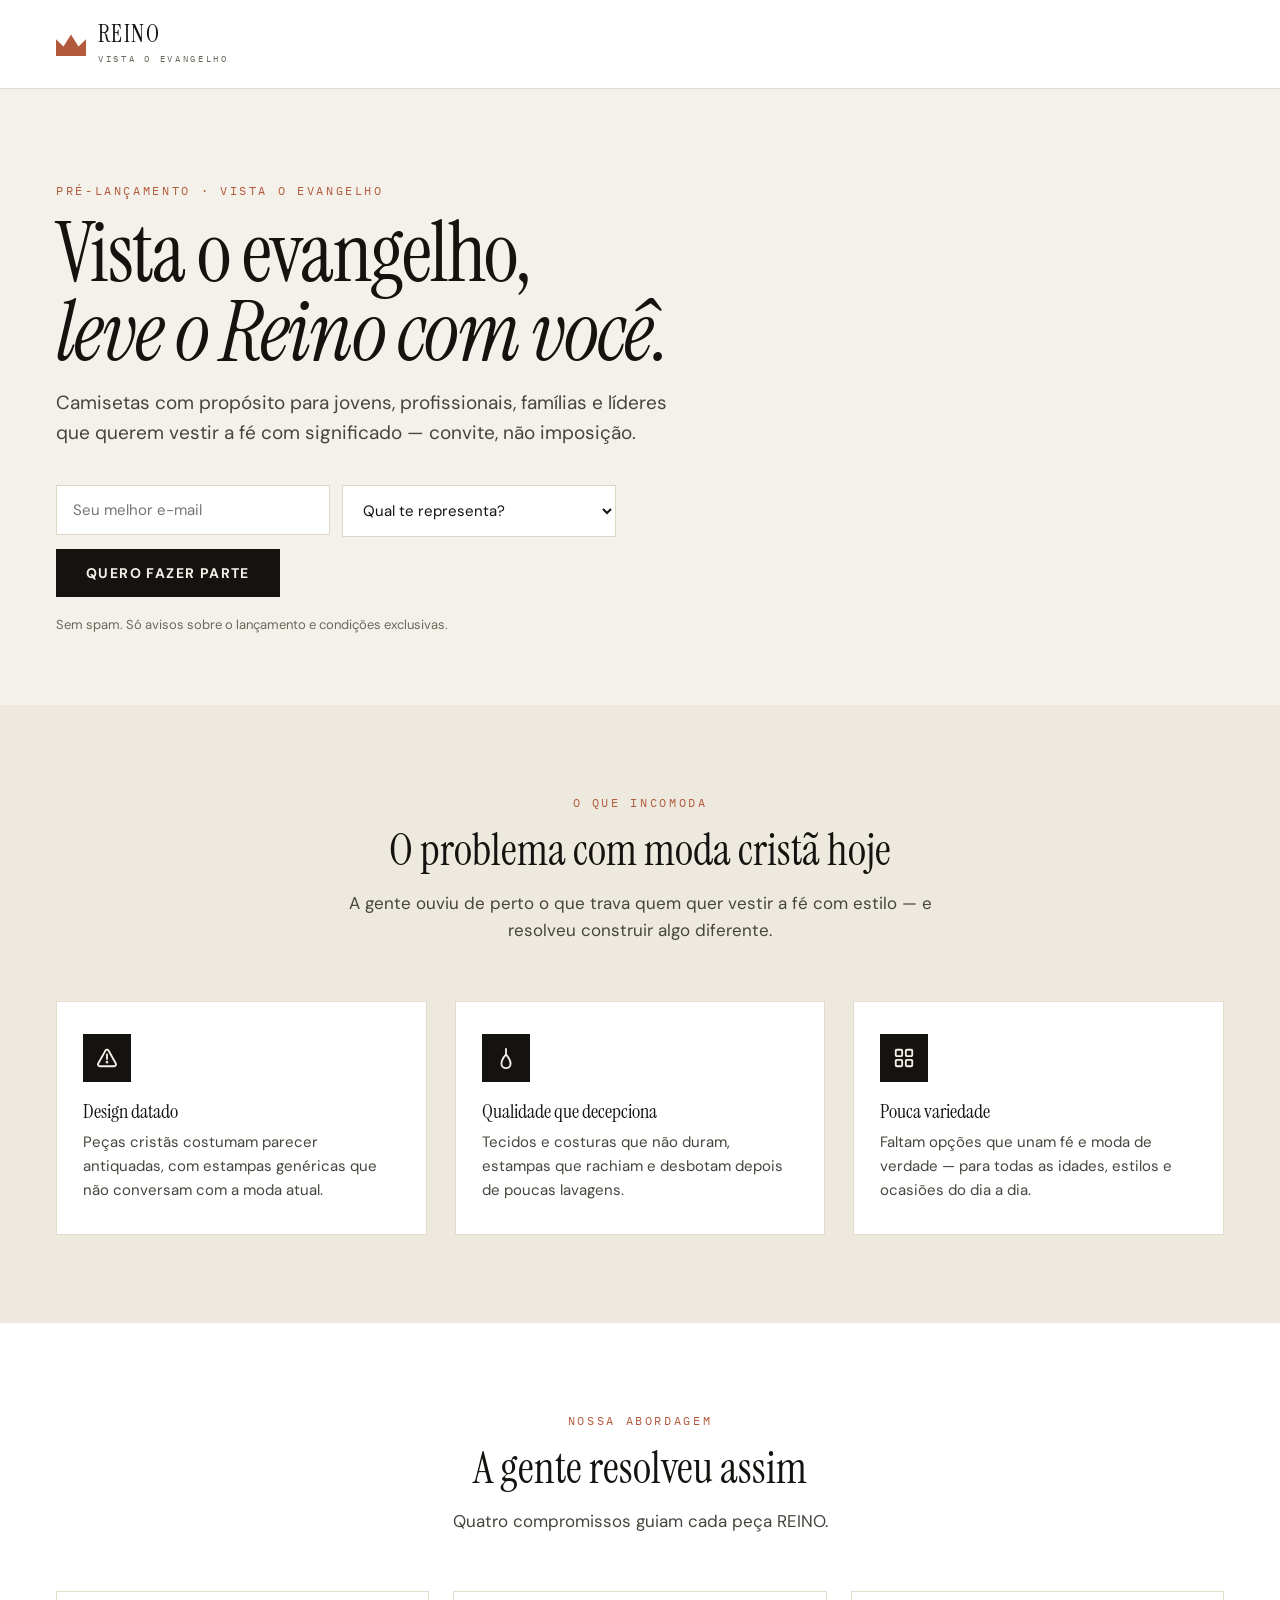
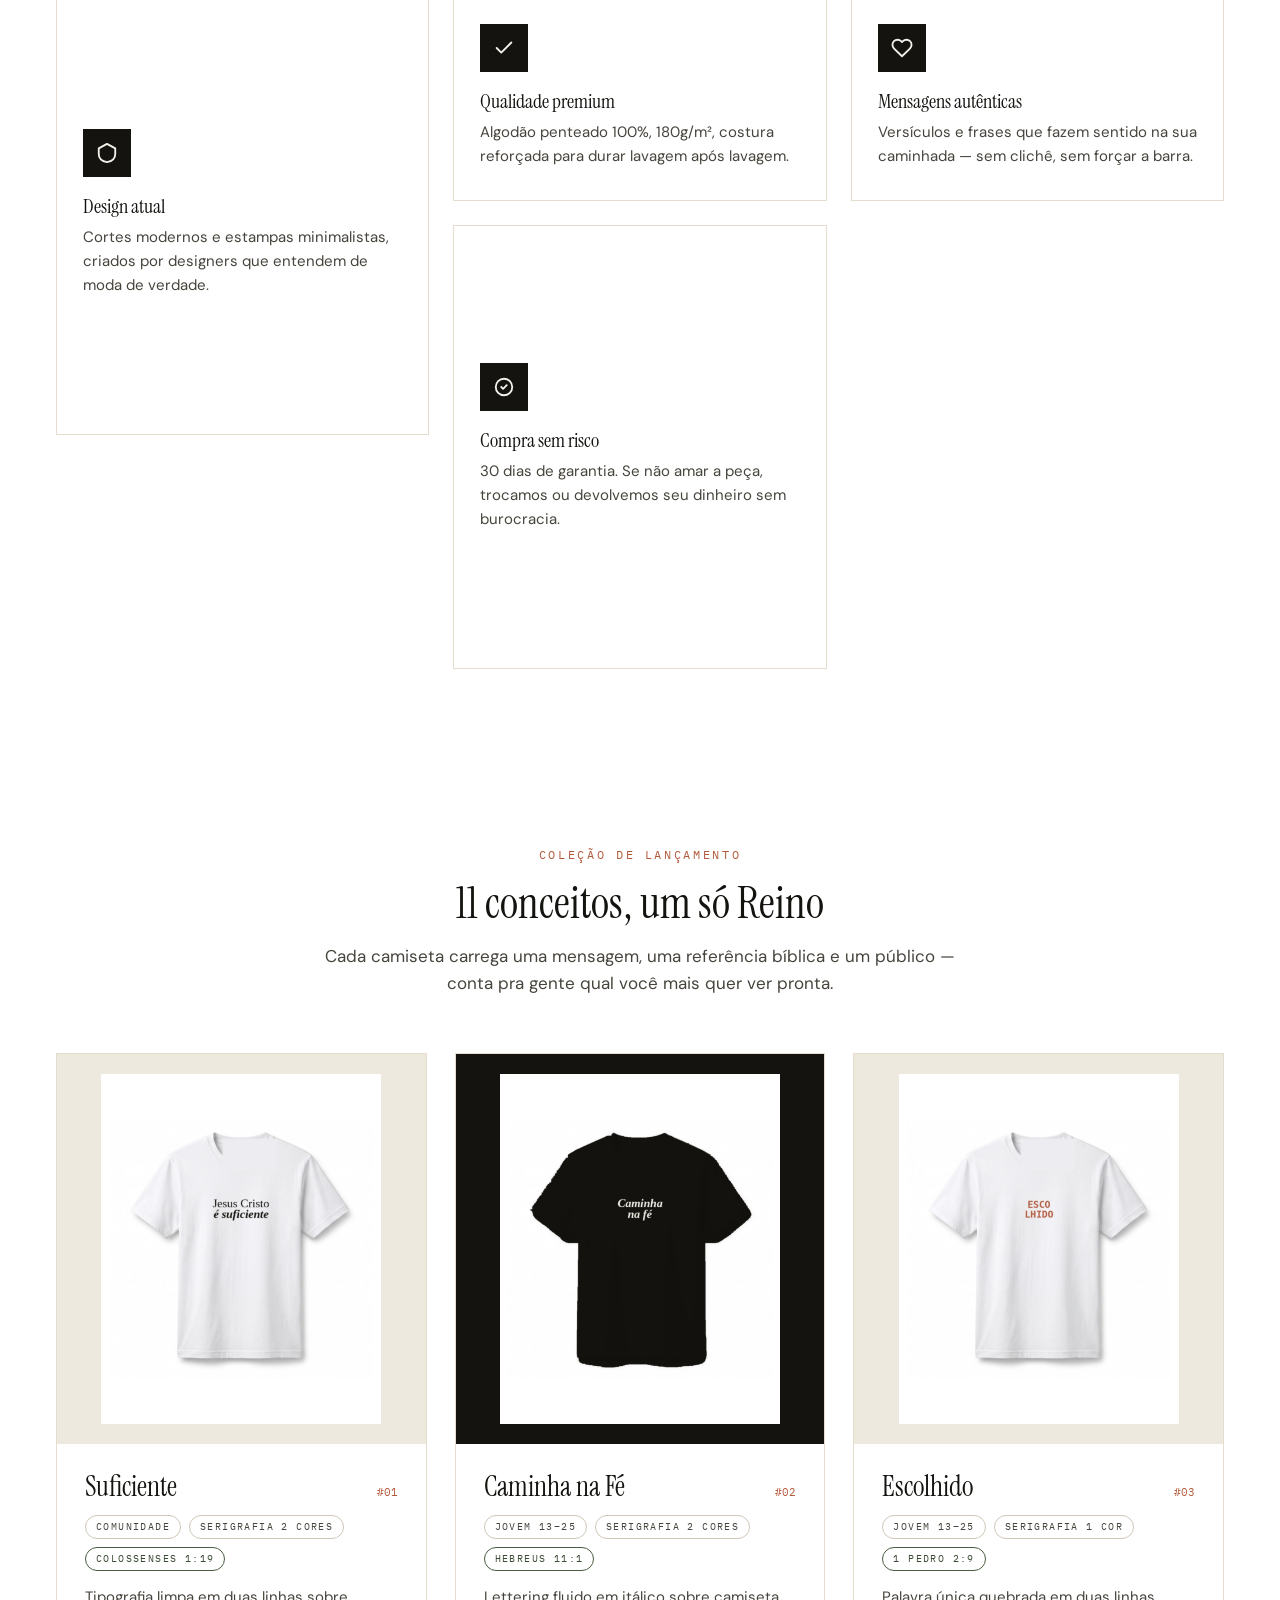
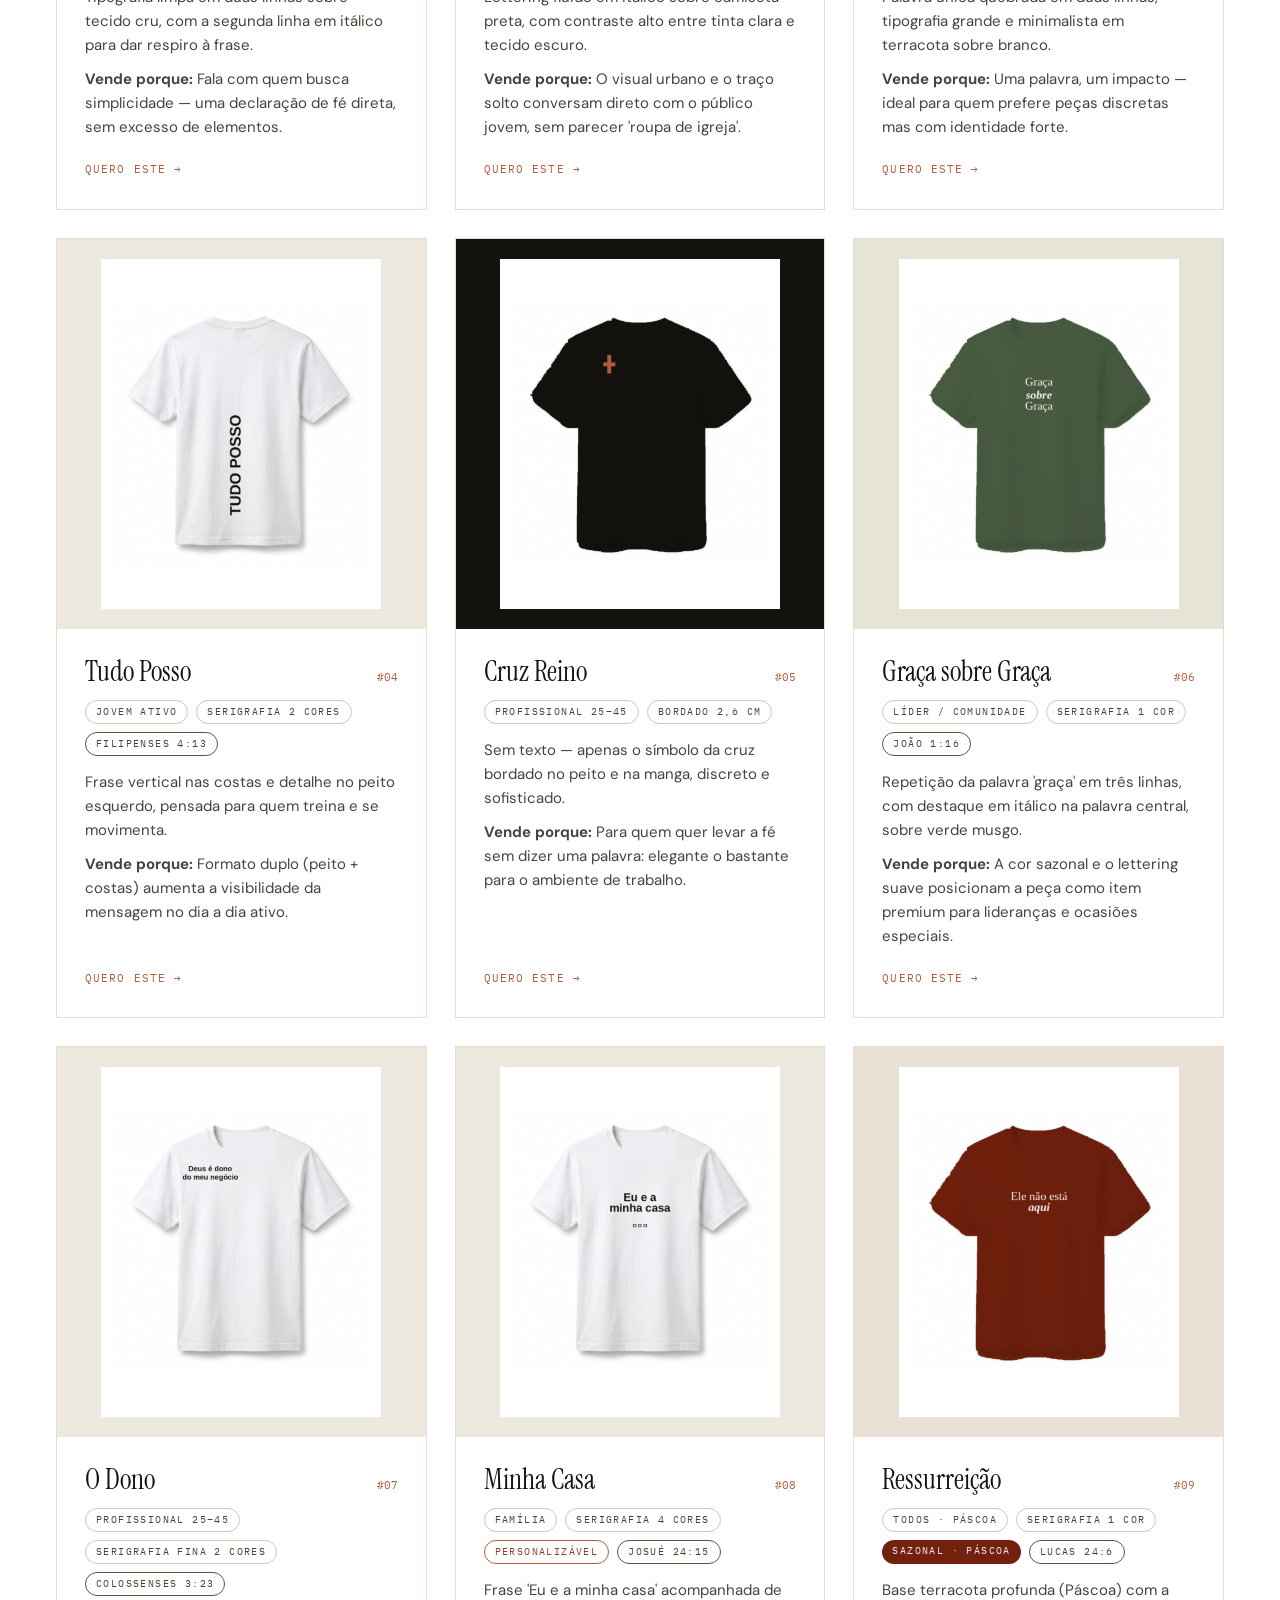
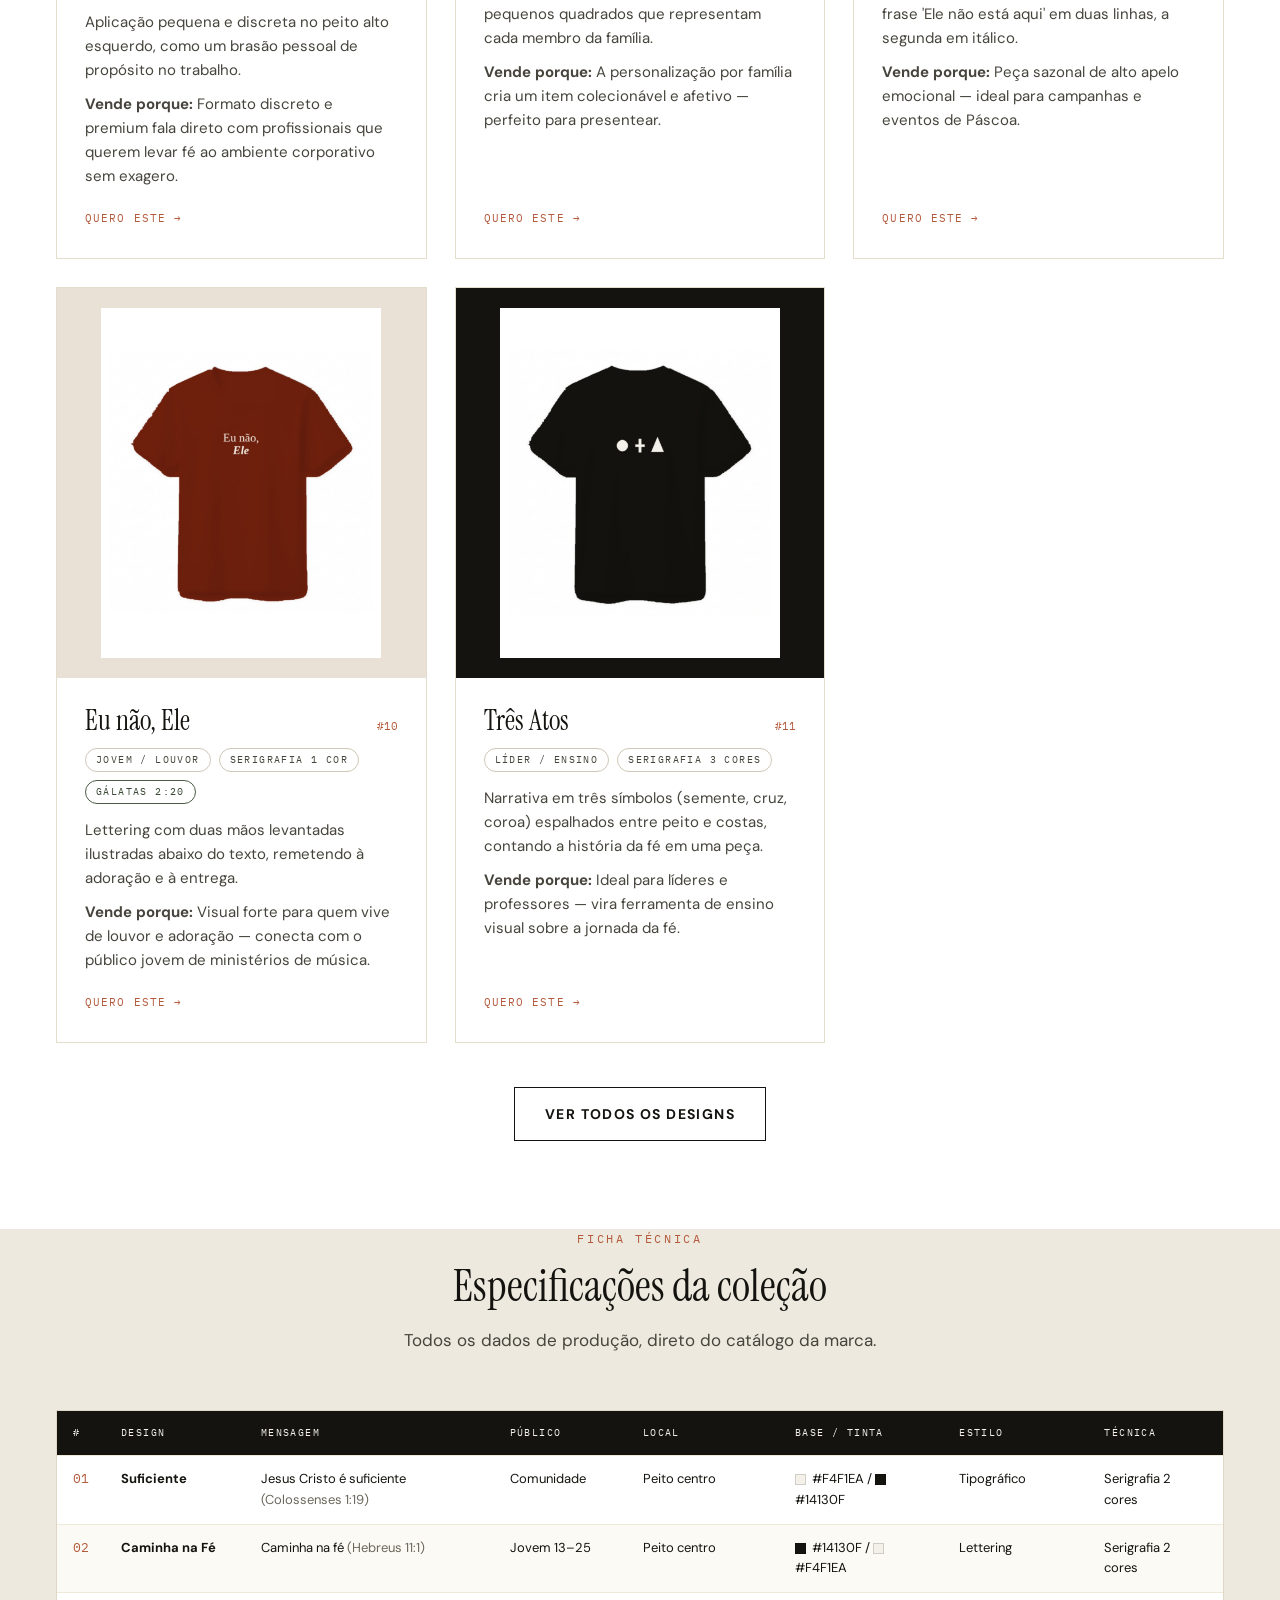
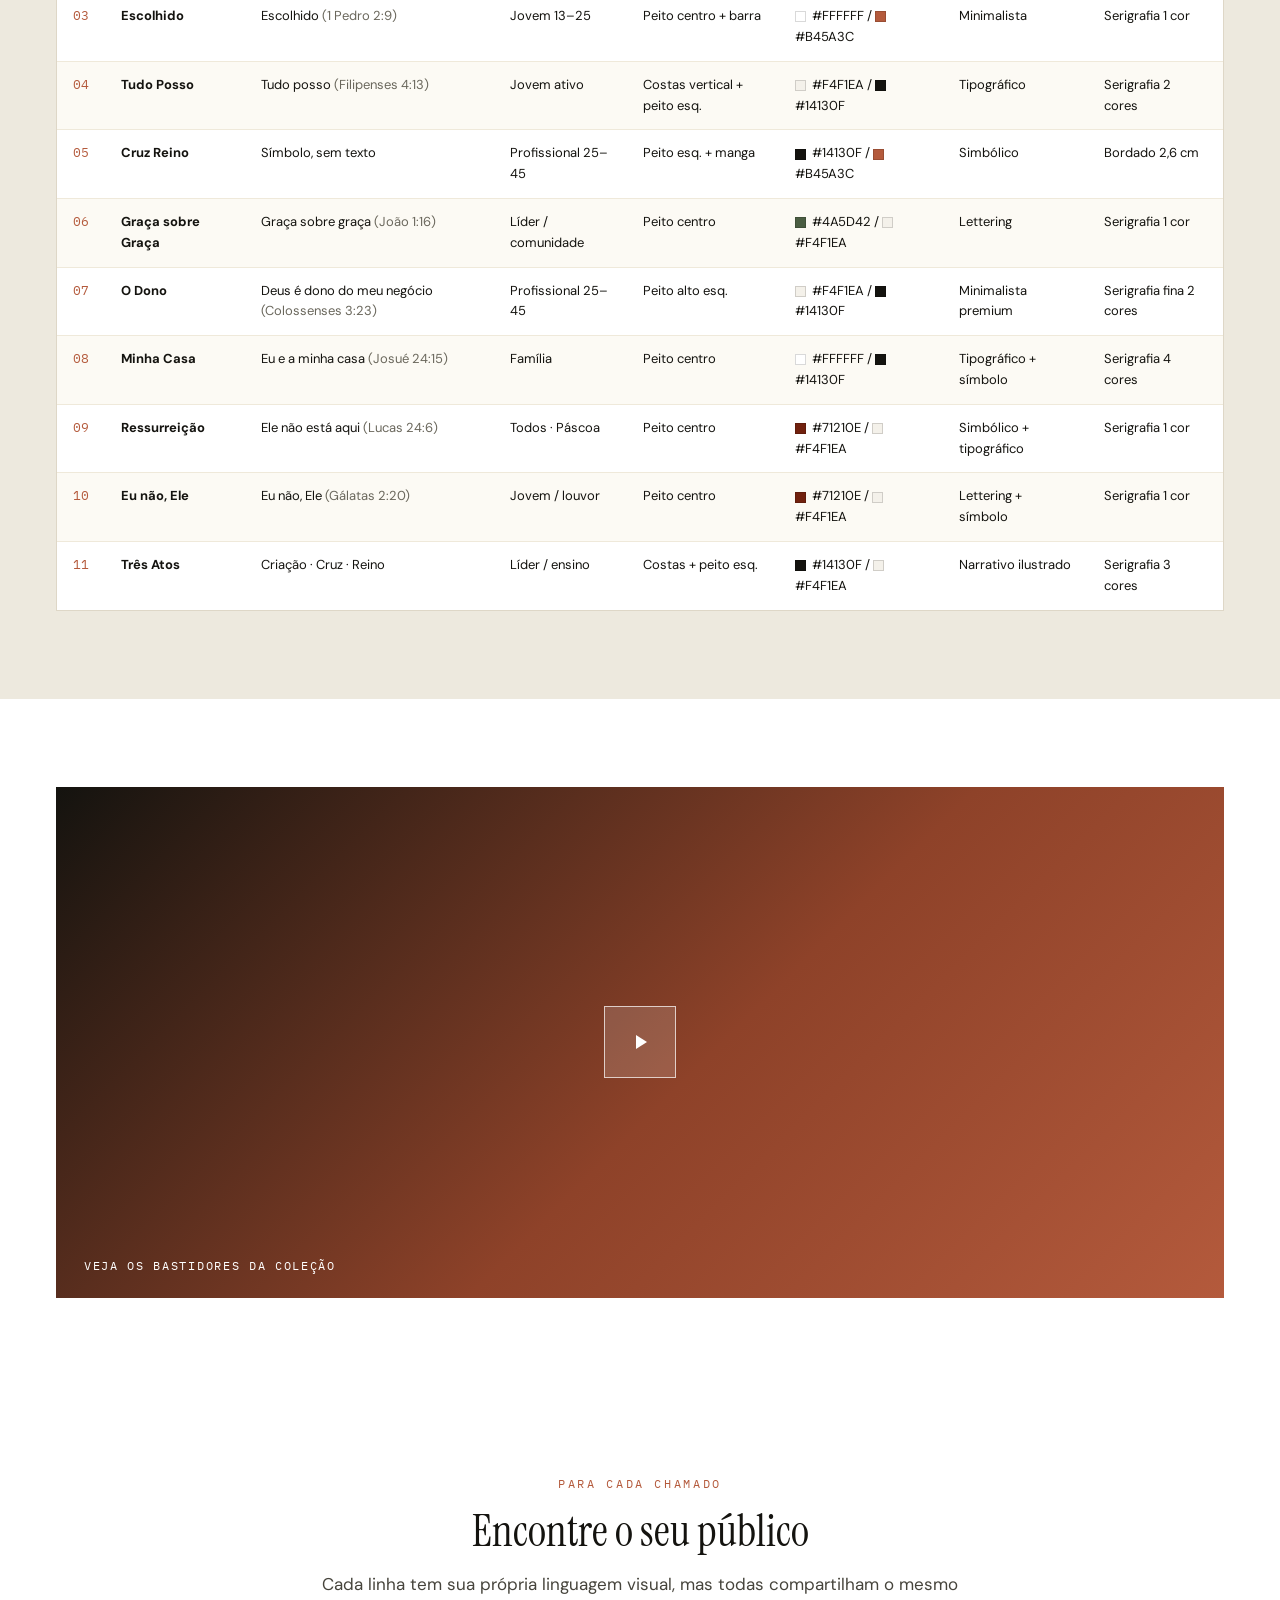
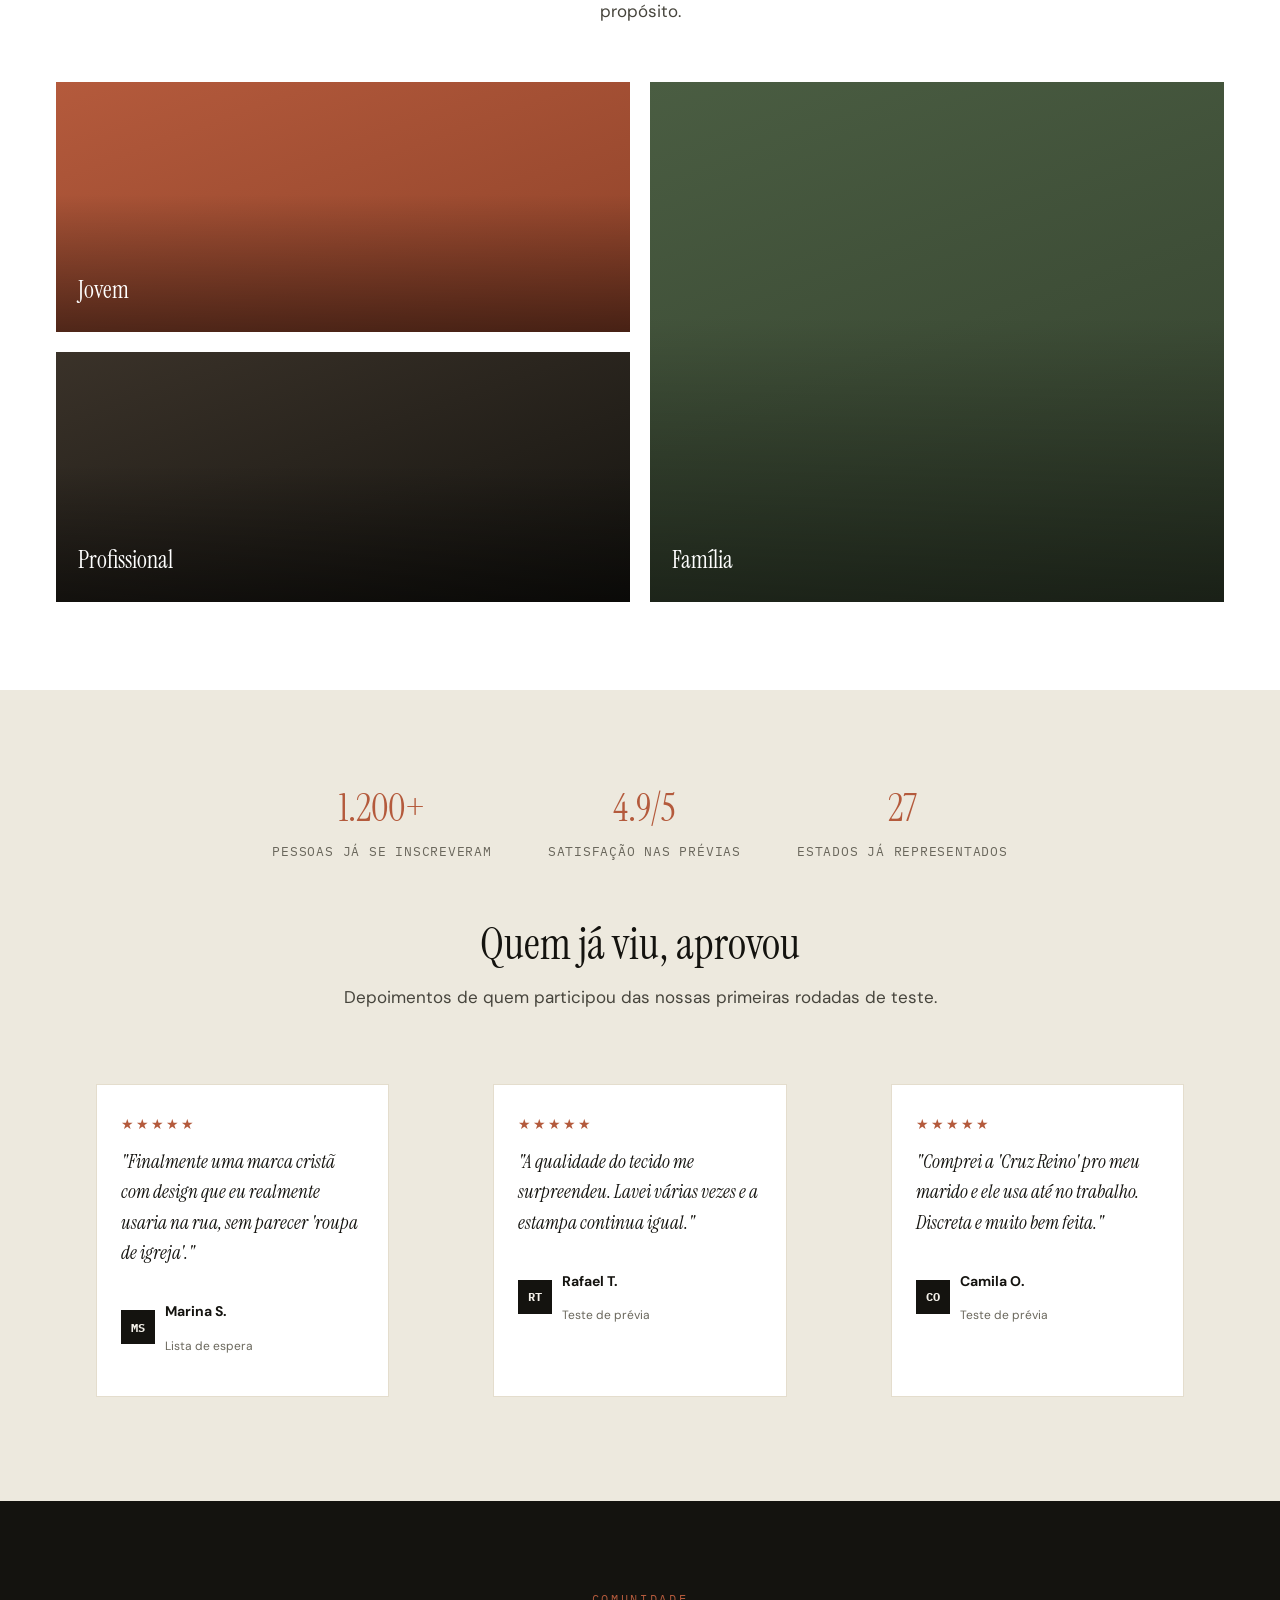
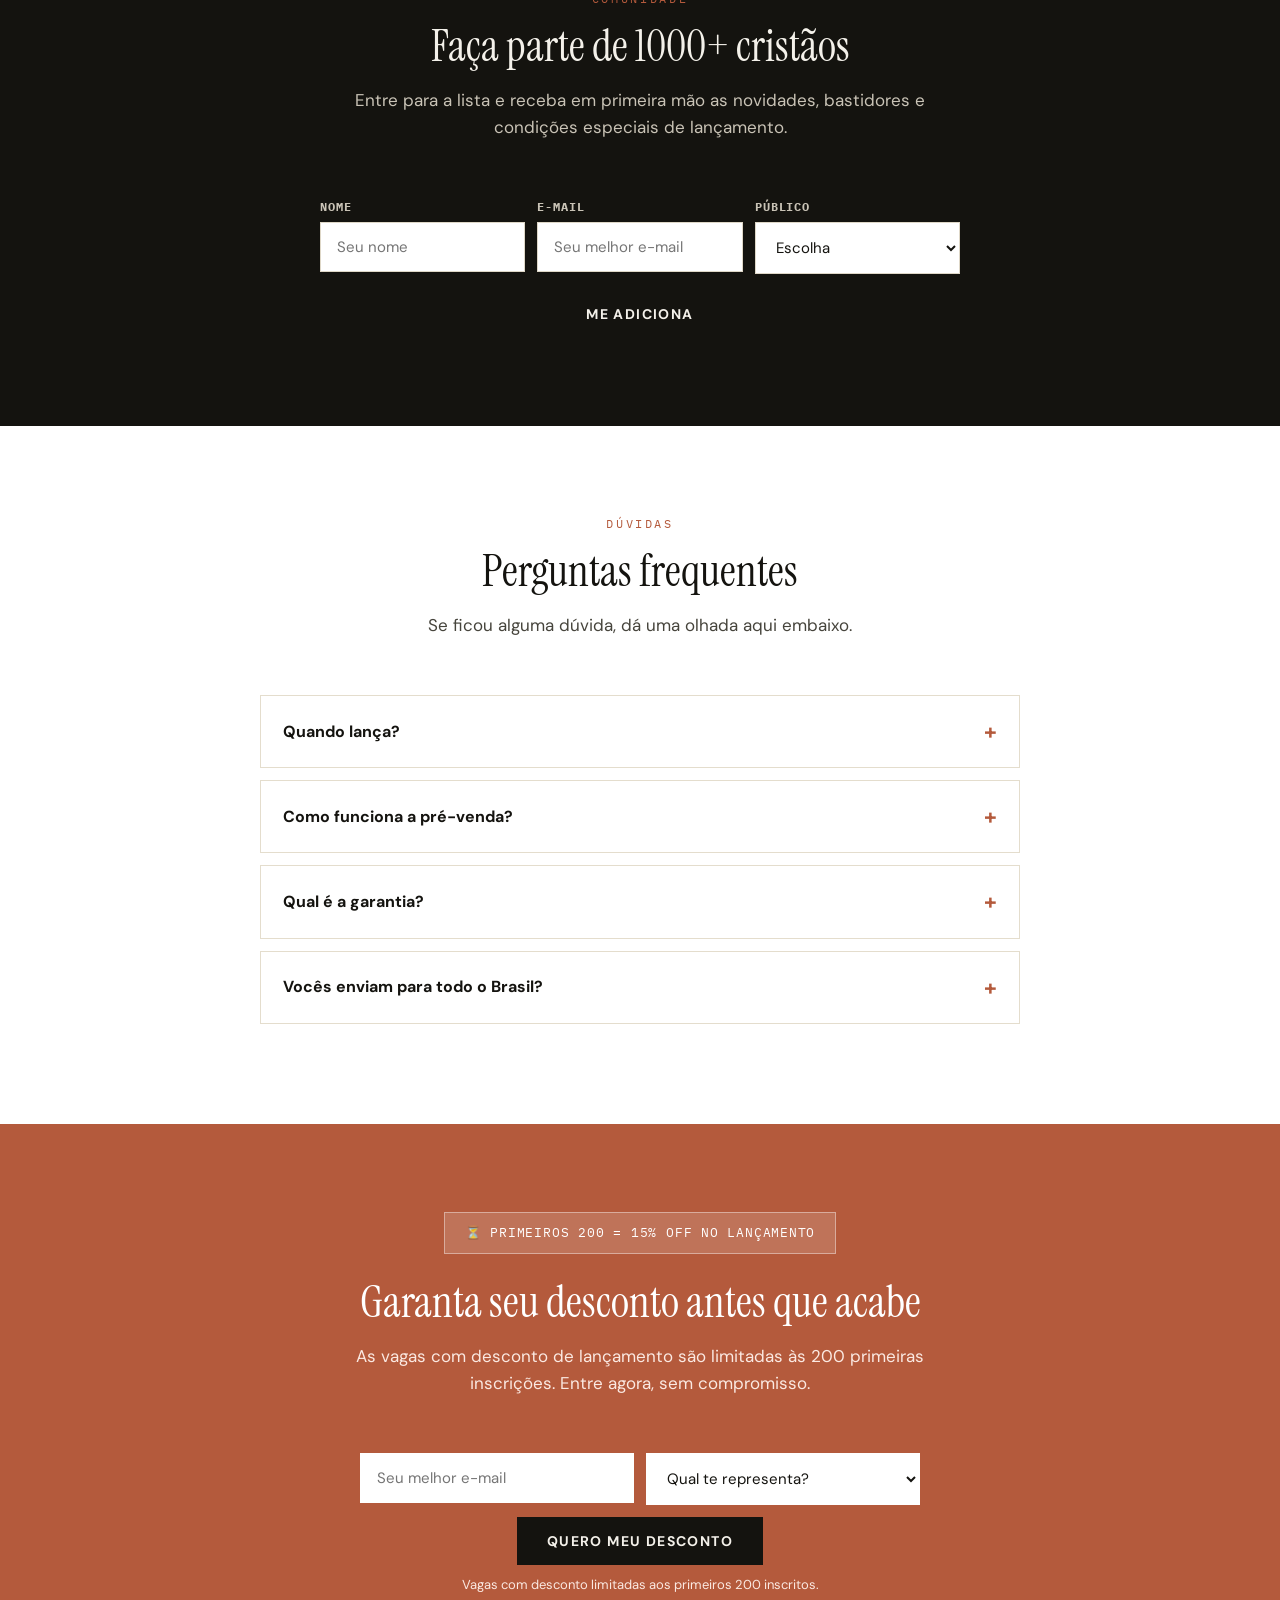
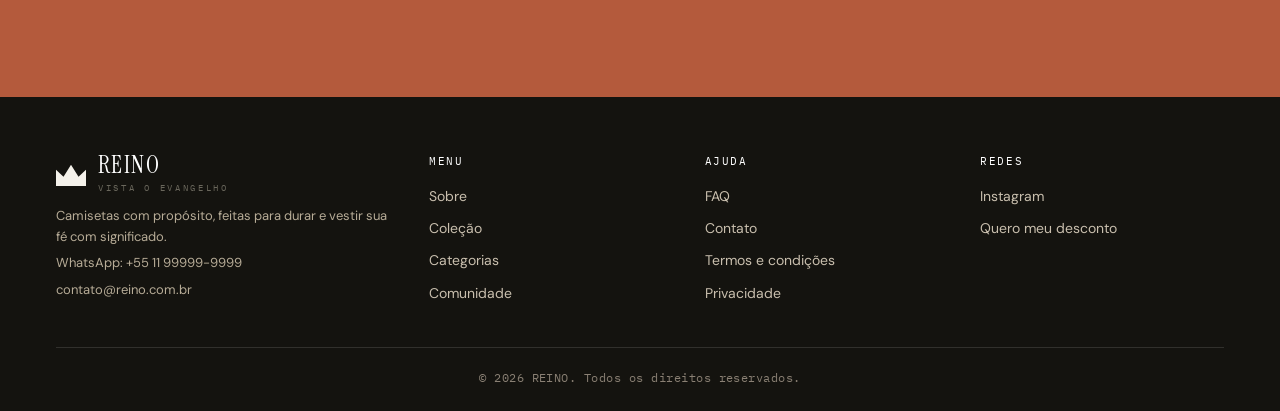
<file: index.html>
<!DOCTYPE html>
<html lang="pt-BR">
<head>
<meta charset="UTF-8">
<meta name="viewport" content="width=device-width, initial-scale=1.0">
<title>REINO — Vista o Evangelho</title>
<meta name="description" content="Camisetas com propósito para quem quer vestir a fé com significado. Jovens, profissionais, famílias e líderes. Inscreva-se e ganhe 15% OFF no lançamento.">
<link rel="preconnect" href="https://fonts.googleapis.com">
<link rel="preconnect" href="https://fonts.gstatic.com" crossorigin>
<link href="https://fonts.googleapis.com/css2?family=Instrument+Serif:ital@0;1&family=DM+Sans:opsz,wght@9..40,300;9..40,400;9..40,500;9..40,700&family=IBM+Plex+Mono:wght@400;500&display=swap" rel="stylesheet">
<style>
  :root{
    --color-black:#14130F;
    --color-off-white:#F4F1EA;
    --color-white:#FFFFFF;
    --color-terracota:#B45A3C;
    --color-terracota-dark:#8E4229;
    --color-verde:#4A5D42;
    --color-text-soft:#46443C;
    --color-caption:#6A675C;
    --color-border:#E4DDCD;
    --color-border-strong:#DED7C7;
    --color-surface:#EDE9DE;
    --color-stripe:#FCFAF4;
    --color-pascoa:#71210E;
    --font-display:'Instrument Serif', Georgia, serif;
    --font-body:'DM Sans', -apple-system, BlinkMacSystemFont, sans-serif;
    --font-mono:'IBM Plex Mono', 'Courier New', monospace;
    --shadow:0 8px 24px -12px rgba(20,19,15,.18);
  }
  *{box-sizing:border-box;}
  html{scroll-behavior:smooth;}
  body{
    margin:0;
    font-family:var(--font-body);
    color:var(--color-black);
    background:var(--color-white);
    line-height:1.6;
    -webkit-font-smoothing:antialiased;
  }
  img{max-width:100%;display:block;}
  a{color:inherit;}
  .container{
    width:100%;
    max-width:1320px;
    margin:0 auto;
    padding:0 56px;
  }
  section{padding:88px 0;}
  h1,h2,h3{font-family:var(--font-display);line-height:1.1;margin:0 0 16px;color:var(--color-black);font-weight:400;}
  h2{font-size:clamp(28px,4vw,44px);text-align:center;}
  .eyebrow{
    display:inline-block;
    font-family:var(--font-mono);
    text-transform:uppercase;
    letter-spacing:.22em;
    font-size:12px;
    font-weight:400;
    color:var(--color-terracota);
    margin-bottom:14px;
  }
  .section-intro{
    max-width:640px;
    margin:0 auto 56px;
    text-align:center;
    color:var(--color-text-soft);
    font-size:17px;
  }

  /* -------- Buttons -------- */
  .btn{
    display:inline-flex;
    align-items:center;
    justify-content:center;
    gap:8px;
    background:var(--color-black);
    color:var(--color-off-white);
    font-family:var(--font-body);
    font-weight:700;
    font-size:14px;
    letter-spacing:.1em;
    text-transform:uppercase;
    padding:15px 30px;
    border:none;
    border-radius:0;
    cursor:pointer;
    text-decoration:none;
    transition:background .15s ease-out;
  }
  .btn:hover{background:var(--color-terracota);}
  .btn:active{background:var(--color-terracota-dark);transform:translateY(1px);}
  .btn:focus-visible{outline:2px solid var(--color-terracota);outline-offset:2px;}
  .btn-secondary{
    background:transparent;
    color:var(--color-black);
    border:1px solid var(--color-black);
  }
  .btn-secondary:hover{background:var(--color-black);color:var(--color-off-white);}

  .link-arrow{
    display:inline-flex;
    align-items:center;
    gap:6px;
    font-family:var(--font-mono);
    text-transform:uppercase;
    letter-spacing:.1em;
    font-size:11px;
    color:var(--color-terracota);
    text-decoration:none;
    border-bottom:1px solid transparent;
    transition:border-color .15s ease-out, gap .15s ease-out;
  }
  .link-arrow:hover{border-color:var(--color-terracota);gap:9px;}

  /* -------- Badges -------- */
  .badge{
    display:inline-block;
    font-family:var(--font-mono);
    font-size:10px;
    letter-spacing:.14em;
    text-transform:uppercase;
    padding:6px 10px;
    border-radius:999px;
    line-height:1;
  }
  .badge-black{background:var(--color-black);color:var(--color-off-white);}
  .badge-terracota{background:var(--color-terracota);color:#fff;}
  .badge-green{background:var(--color-verde);color:#fff;}
  .badge-outline{border:1px solid #CFC8B8;color:var(--color-text-soft);}
  .badge-outline-terracota{border:1px solid var(--color-terracota);color:var(--color-terracota-dark);}
  .badge-outline-green{border:1px solid var(--color-verde);color:#3B4A35;}
  .badge-premium{background:#EBE6D9;color:var(--color-black);}
  .badge-pascoa{background:var(--color-pascoa);color:#F7E6DC;}
  .badge-row{display:flex;flex-wrap:wrap;gap:8px;margin-bottom:14px;}

  /* -------- Scroll reveal -------- */
  .reveal{opacity:0;transform:translateY(28px);transition:opacity .7s ease, transform .7s ease;}
  .reveal.in-view{opacity:1;transform:translateY(0);}
  @media (prefers-reduced-motion:reduce){
    .reveal{opacity:1;transform:none;transition:none;}
    html{scroll-behavior:auto;}
  }

  /* -------- Forms -------- */
  .stack-form{
    display:flex;
    flex-wrap:wrap;
    gap:12px;
    max-width:560px;
  }
  .stack-form.form-3{max-width:640px;}
  .field{
    flex:1 1 180px;
    display:flex;
    flex-direction:column;
    gap:6px;
    text-align:left;
  }
  label{font-size:12px;font-weight:700;color:var(--color-text-soft);font-family:var(--font-mono);text-transform:uppercase;letter-spacing:.08em;}
  input[type="email"],
  input[type="text"],
  select{
    width:100%;
    padding:14px 16px;
    border-radius:0;
    border:1px solid var(--color-border-strong);
    background:var(--color-white);
    font-family:var(--font-body);
    font-size:15px;
    color:var(--color-black);
  }
  input:focus,select:focus{
    outline:none;
    border-color:var(--color-terracota);
    box-shadow:0 0 0 2px rgba(180,90,60,.15);
  }
  .form-note{
    font-size:13px;
    color:var(--color-text-soft);
    margin-top:10px;
  }
  .form-success{
    display:none;
    background:#EFF4EC;
    border:1px solid var(--color-verde);
    color:#354B2E;
    padding:16px 18px;
    font-weight:600;
  }
  .form-error{
    display:none;
    background:#FBEAEA;
    border:1px solid #C96B6B;
    color:#7A2E2E;
    padding:12px 16px;
    font-size:14px;
    margin-top:10px;
  }
  form.submitted .stack-form{display:none;}
  form.submitted .form-success{display:block;}

  /* -------- Logo -------- */
  .logo{display:inline-flex;align-items:center;gap:12px;text-decoration:none;color:inherit;}
  .logo-crown{
    width:30px;height:24px;flex-shrink:0;
    background:var(--color-terracota);
    clip-path:polygon(0 100%, 0 30%, 25% 60%, 50% 10%, 75% 60%, 100% 30%, 100% 100%);
  }
  .logo-crown.on-dark{background:var(--color-off-white);}
  .logo-word{font-family:var(--font-display);font-size:24px;letter-spacing:.06em;line-height:1;}
  .logo-tagline{display:block;font-family:var(--font-mono);font-size:9px;letter-spacing:.3em;text-transform:uppercase;color:var(--color-caption);margin-top:2px;}

  .topbar{padding:22px 0;border-bottom:1px solid var(--color-border);}

  /* -------- Hero -------- */
  .hero{background:var(--color-off-white);padding:88px 0 56px;}
  .hero h1{
    font-size:clamp(38px,7vw,84px);
    line-height:.94;
    letter-spacing:-.02em;
    max-width:820px;
  }
  .hero h1 em{font-style:italic;}
  .hero .lead{
    font-size:19px;
    line-height:1.6;
    color:var(--color-text-soft);
    max-width:640px;
    margin:0 0 36px;
  }
  .hero-trust{margin-top:18px;font-size:13px;color:var(--color-caption);}

  /* -------- Cards / grid -------- */
  .grid-3{display:grid;grid-template-columns:repeat(3,1fr);gap:28px;}
  .card{
    background:var(--color-white);
    border:1px solid var(--color-border);
    padding:32px 26px;
    transition:border-color .15s ease-out, box-shadow .15s ease-out, transform .15s ease-out;
  }
  .card:hover{border-color:var(--color-border-strong);box-shadow:var(--shadow);transform:translateY(-2px);}
  .card .icon{
    width:48px;height:48px;
    display:flex;align-items:center;justify-content:center;
    margin-bottom:18px;
    background:var(--color-black);
    color:var(--color-off-white);
  }
  .card h3{font-size:20px;margin-bottom:8px;}
  .card p{margin:0;color:var(--color-text-soft);font-size:15px;}
  .problem{background:var(--color-surface);}

  .bento{display:grid;grid-template-columns:repeat(3,1fr);grid-auto-rows:1fr;gap:24px;}
  .bento .card{display:flex;flex-direction:column;justify-content:center;}
  .bento .card.tall{grid-row:span 2;}
  @media (min-width:861px){.bento{grid-template-rows:repeat(2,1fr);}}

  /* -------- Product grid (REINO camisetas) -------- */
  #produtos-grid{
    display:grid;
    grid-template-columns:repeat(auto-fit,minmax(340px,1fr));
    gap:28px;
  }
  .product-card{background:var(--color-white);border:1px solid var(--color-border);min-width:0;display:flex;flex-direction:column;transition:border-color .15s ease-out, box-shadow .15s ease-out;}
  .product-card:hover{border-color:var(--color-border-strong);box-shadow:var(--shadow);}
  .mockup-zone{padding:20px;display:flex;align-items:center;justify-content:center;overflow:hidden;}
  .mockup-zone img{width:100%;max-width:280px;aspect-ratio:4/5;object-fit:cover;background:#fff;}

  .product-body{padding:28px;display:flex;flex-direction:column;flex:1;}
  .product-title-row{display:flex;justify-content:space-between;align-items:baseline;margin-bottom:12px;gap:12px;}
  .product-title-row h3{font-size:28px;margin:0;}
  .product-num{font-family:var(--font-mono);font-size:11px;color:var(--color-terracota);flex-shrink:0;}
  .product-body p{font-size:15px;line-height:1.6;color:var(--color-text-soft);margin:0 0 10px;}
  .product-body p:last-of-type{margin-bottom:16px;}
  .product-body .cta{margin-top:auto;}

  /* -------- Ficha técnica -------- */
  .spec-wrap{overflow-x:auto;border:1px solid var(--color-border-strong);background:var(--color-white);}
  table.spec{border-collapse:collapse;min-width:900px;width:100%;font-size:13px;}
  table.spec thead th{
    background:var(--color-black);color:var(--color-off-white);
    font-family:var(--font-mono);font-size:10px;letter-spacing:.14em;
    text-transform:uppercase;font-weight:400;padding:14px 16px;text-align:left;white-space:nowrap;
  }
  table.spec tbody td{border-top:1px solid #EFE9DA;padding:13px 16px;text-align:left;vertical-align:top;}
  table.spec tbody tr:nth-child(even){background:var(--color-stripe);}
  table.spec td.num{font-family:var(--font-mono);color:var(--color-terracota);}
  table.spec td.name{font-weight:700;}
  .swatch{display:inline-block;width:11px;height:11px;margin-right:6px;vertical-align:middle;border:1px solid rgba(0,0,0,.15);}

  /* -------- Video / lifestyle banner -------- */
  .video-banner{
    position:relative;overflow:hidden;aspect-ratio:16/7;
    background:linear-gradient(135deg, var(--color-black) 0%, var(--color-terracota-dark) 55%, var(--color-terracota) 100%);
    display:flex;align-items:center;justify-content:center;text-decoration:none;
  }
  .play-btn{
    width:72px;height:72px;
    background:rgba(255,255,255,.15);
    border:1px solid rgba(255,255,255,.7);
    display:flex;align-items:center;justify-content:center;
    animation:pulse 2.4s ease-in-out infinite;
  }
  @keyframes pulse{0%,100%{box-shadow:0 0 0 0 rgba(255,255,255,.25);}50%{box-shadow:0 0 0 14px rgba(255,255,255,0);}}
  .video-caption{position:absolute;left:28px;bottom:22px;color:#fff;font-family:var(--font-mono);font-size:12px;letter-spacing:.14em;text-transform:uppercase;}

  /* -------- Category tiles -------- */
  .category-grid{display:grid;grid-template-columns:1fr 1fr;grid-template-rows:1fr 1fr;gap:20px;height:520px;}
  .category-tile{
    position:relative;display:flex;align-items:flex-end;padding:22px;color:#fff;text-decoration:none;
    transition:transform .3s ease;overflow:hidden;
  }
  .category-tile:hover{transform:translateY(-4px);}
  .category-tile span{font-family:var(--font-display);font-size:24px;position:relative;z-index:1;}
  .category-tile::after{content:'';position:absolute;inset:0;background:linear-gradient(0deg, rgba(0,0,0,.5) 0%, rgba(0,0,0,0) 55%);}
  .cat-jovem{grid-column:1;grid-row:1;background:linear-gradient(160deg,var(--color-terracota) 0%, var(--color-terracota-dark) 100%);}
  .cat-profissional{grid-column:1;grid-row:2;background:linear-gradient(160deg,#3A3229 0%, var(--color-black) 100%);}
  .cat-familia{grid-column:2;grid-row:1 / 3;background:linear-gradient(160deg,var(--color-verde) 0%, #33402D 100%);}

  /* -------- Social proof -------- */
  .proof-stats{display:flex;justify-content:center;gap:56px;flex-wrap:wrap;margin-bottom:56px;text-align:center;}
  .proof-stats .stat-num{font-family:var(--font-display);font-size:38px;color:var(--color-terracota);display:block;}
  .proof-stats .stat-label{font-size:13px;color:var(--color-caption);font-family:var(--font-mono);text-transform:uppercase;letter-spacing:.06em;}
  .testimonials{display:grid;grid-template-columns:repeat(3,1fr);gap:24px;}
  .testimonial{background:var(--color-white);border:1px solid var(--color-border);padding:28px 24px;}
  .testimonial .stars{color:var(--color-terracota);letter-spacing:2px;font-size:14px;margin-bottom:12px;}
  .testimonial p.quote{font-style:italic;font-family:var(--font-display);font-size:19px;color:var(--color-black);margin:0 0 18px;}
  .testimonial .who{display:flex;align-items:center;gap:10px;}
  .testimonial .avatar{width:34px;height:34px;background:var(--color-black);color:var(--color-off-white);font-family:var(--font-mono);font-weight:700;font-size:12px;display:flex;align-items:center;justify-content:center;flex-shrink:0;}
  .testimonial .author{font-size:14px;font-weight:700;}
  .testimonial .date{font-size:12px;color:var(--color-caption);}

  /* -------- Community CTA -------- */
  .community{background:var(--color-black);color:var(--color-off-white);text-align:center;}
  .community h2,.community .section-intro{color:var(--color-off-white);}
  .community .section-intro{color:#C9C3B6;}
  .community label{color:#C9C3B6;}
  .community .form-note{color:#A39D8E;}
  .community .stack-form{margin:0 auto;justify-content:center;}

  /* -------- FAQ -------- */
  .faq-list{max-width:760px;margin:0 auto;}
  details{background:var(--color-white);border:1px solid var(--color-border);padding:18px 22px;margin-bottom:12px;}
  summary{cursor:pointer;font-weight:700;font-size:16px;list-style:none;display:flex;justify-content:space-between;align-items:center;}
  summary::-webkit-details-marker{display:none;}
  summary::after{content:'+';font-size:22px;color:var(--color-terracota);margin-left:12px;}
  details[open] summary::after{content:'–';}
  details p{margin:14px 0 0;color:var(--color-text-soft);}

  /* -------- Final CTA -------- */
  .final-cta{background:var(--color-terracota);color:#fff;text-align:center;}
  .final-cta h2{color:#fff;}
  .badge-urgency{display:inline-flex;align-items:center;gap:8px;background:rgba(255,255,255,.15);border:1px solid rgba(255,255,255,.4);padding:10px 20px;font-family:var(--font-mono);font-size:13px;letter-spacing:.06em;text-transform:uppercase;margin-bottom:24px;}
  .final-cta .section-intro{color:#FBE9E2;}
  .final-cta .stack-form{margin:0 auto;justify-content:center;}
  .final-cta label{color:#FBE9E2;}
  .final-cta input,.final-cta select{border:1px solid transparent;}
  .final-cta .btn{background:var(--color-black);}
  .final-cta .btn:hover{background:#000;}
  .final-cta .form-note{color:#FBE9E2;}

  /* -------- Footer -------- */
  footer{background:var(--color-black);color:#C9BFAE;padding:56px 0 24px;font-size:14px;}
  .footer-grid{display:grid;grid-template-columns:1.4fr 1fr 1fr 1fr;gap:32px;margin-bottom:40px;}
  .footer-grid p{margin:0 0 6px;color:#B7AC97;font-size:13px;}
  .footer-col h4{font-family:var(--font-mono);font-size:11px;text-transform:uppercase;letter-spacing:.14em;color:#fff;margin:0 0 14px;font-weight:400;}
  .footer-col ul{list-style:none;padding:0;margin:0;display:flex;flex-direction:column;gap:10px;}
  .footer-col a{text-decoration:none;color:#C9BFAE;font-size:14px;}
  .footer-col a:hover{color:#fff;}
  .footer-bottom{border-top:1px solid rgba(255,255,255,.12);padding-top:20px;font-size:12px;color:#8A8074;text-align:center;font-family:var(--font-mono);letter-spacing:.04em;}

  .visually-hidden{position:absolute;width:1px;height:1px;padding:0;margin:-1px;overflow:hidden;clip:rect(0,0,0,0);white-space:nowrap;border:0;}

  @media (max-width:860px){
    .container{padding:0 24px;}
    .grid-3{grid-template-columns:1fr;}
    .bento{grid-template-columns:1fr;}
    .bento .card.tall{grid-row:auto;}
    .testimonials{grid-template-columns:1fr;}
    .proof-stats{gap:32px;}
    section{padding:64px 0;}
    .footer-grid{grid-template-columns:1fr 1fr;}
    .category-grid{height:auto;grid-template-columns:1fr;grid-template-rows:none;}
    .cat-jovem,.cat-profissional,.cat-familia{grid-column:1;grid-row:auto;height:200px;}
    .hero{padding:56px 0 40px;}
    .hero h1{font-size:48px;}
  }
  @media (max-width:480px){
    .stack-form{flex-direction:column;}
    .field{flex:1 1 100%;}
    .footer-grid{grid-template-columns:1fr;}
    .product-title-row h3{font-size:22px;}
  }
</style>
</head>
<body>

<div class="topbar">
  <div class="container">
    <a href="#topo" class="logo" id="topo">
      <span class="logo-crown" aria-hidden="true"></span>
      <span>
        <span class="logo-word">REINO</span>
        <span class="logo-tagline">Vista o evangelho</span>
      </span>
    </a>
  </div>
</div>

<!-- ============ HERO ============ -->
<header class="hero">
  <div class="container">
    <span class="eyebrow">Pré-lançamento · vista o evangelho</span>
    <h1>Vista o evangelho,<br><em>leve o Reino com você.</em></h1>
    <p class="lead">Camisetas com propósito para jovens, profissionais, famílias e líderes que querem vestir a fé com significado — convite, não imposição.</p>

    <form id="form-hero" class="signup-form" data-form-name="hero">
      <div class="stack-form">
        <div class="field">
          <label for="hero-email" class="visually-hidden">Seu melhor e-mail</label>
          <input id="hero-email" name="email" type="email" placeholder="Seu melhor e-mail" required autocomplete="email">
        </div>
        <div class="field">
          <label for="hero-segment" class="visually-hidden">Qual público te representa?</label>
          <select id="hero-segment" name="publico" required>
            <option value="" disabled selected>Qual te representa?</option>
            <option value="jovem">Jovem (13–25)</option>
            <option value="profissional">Profissional (25–45)</option>
            <option value="familia">Família</option>
            <option value="lider">Líder / Comunidade</option>
          </select>
        </div>
        <button type="submit" class="btn">Quero fazer parte</button>
      </div>
      <div class="form-success" role="status">Prontinho! Você já está na lista. 🙏</div>
      <div class="form-error" role="alert">Não conseguimos enviar agora. Tenta de novo em instantes.</div>
    </form>
    <p class="hero-trust">Sem spam. Só avisos sobre o lançamento e condições exclusivas.</p>
  </div>
</header>

<!-- ============ PROBLEM ============ -->
<section class="problem" id="problema">
  <div class="container">
    <span class="eyebrow reveal" style="display:block;text-align:center;">O que incomoda</span>
    <h2 class="reveal">O problema com moda cristã hoje</h2>
    <p class="section-intro reveal">A gente ouviu de perto o que trava quem quer vestir a fé com estilo — e resolveu construir algo diferente.</p>

    <div class="grid-3">
      <div class="card reveal">
        <div class="icon" aria-hidden="true">
          <svg width="22" height="22" viewBox="0 0 24 24" fill="none" stroke="currentColor" stroke-width="2" stroke-linecap="round"><path d="M12 8v5"/><circle cx="12" cy="16.5" r=".5"/><path d="M10.3 3.9 2.4 18a2 2 0 0 0 1.7 3h15.8a2 2 0 0 0 1.7-3L13.7 3.9a2 2 0 0 0-3.4 0Z"/></svg>
        </div>
        <h3>Design datado</h3>
        <p>Peças cristãs costumam parecer antiquadas, com estampas genéricas que não conversam com a moda atual.</p>
      </div>
      <div class="card reveal">
        <div class="icon" aria-hidden="true">
          <svg width="22" height="22" viewBox="0 0 24 24" fill="none" stroke="currentColor" stroke-width="2" stroke-linecap="round"><path d="M12 2v6M12 8s5 6 5 10a5 5 0 0 1-10 0c0-4 5-10 5-10Z"/></svg>
        </div>
        <h3>Qualidade que decepciona</h3>
        <p>Tecidos e costuras que não duram, estampas que rachiam e desbotam depois de poucas lavagens.</p>
      </div>
      <div class="card reveal">
        <div class="icon" aria-hidden="true">
          <svg width="22" height="22" viewBox="0 0 24 24" fill="none" stroke="currentColor" stroke-width="2" stroke-linecap="round"><rect x="3" y="3" width="7" height="7" rx="1"/><rect x="14" y="3" width="7" height="7" rx="1"/><rect x="3" y="14" width="7" height="7" rx="1"/><rect x="14" y="14" width="7" height="7" rx="1"/></svg>
        </div>
        <h3>Pouca variedade</h3>
        <p>Faltam opções que unam fé e moda de verdade — para todas as idades, estilos e ocasiões do dia a dia.</p>
      </div>
    </div>
  </div>
</section>

<!-- ============ SOLUTION (bento) ============ -->
<section class="solution" id="solucao">
  <div class="container">
    <span class="eyebrow reveal" style="display:block;text-align:center;">Nossa abordagem</span>
    <h2 class="reveal">A gente resolveu assim</h2>
    <p class="section-intro reveal">Quatro compromissos guiam cada peça REINO.</p>

    <div class="bento">
      <div class="card tall reveal">
        <div class="icon" aria-hidden="true"><svg width="22" height="22" viewBox="0 0 24 24" fill="none" stroke="currentColor" stroke-width="2" stroke-linecap="round" stroke-linejoin="round"><path d="M12 2 3 7v6c0 5 4 8 9 9 5-1 9-4 9-9V7l-9-5Z"/></svg></div>
        <h3>Design atual</h3>
        <p>Cortes modernos e estampas minimalistas, criados por designers que entendem de moda de verdade.</p>
      </div>
      <div class="card reveal">
        <div class="icon" aria-hidden="true"><svg width="22" height="22" viewBox="0 0 24 24" fill="none" stroke="currentColor" stroke-width="2" stroke-linecap="round" stroke-linejoin="round"><path d="M20 6 9 17l-5-5"/></svg></div>
        <h3>Qualidade premium</h3>
        <p>Algodão penteado 100%, 180g/m², costura reforçada para durar lavagem após lavagem.</p>
      </div>
      <div class="card reveal">
        <div class="icon" aria-hidden="true"><svg width="22" height="22" viewBox="0 0 24 24" fill="none" stroke="currentColor" stroke-width="2" stroke-linecap="round" stroke-linejoin="round"><path d="M20.8 4.6a5.5 5.5 0 0 0-7.8 0L12 5.6l-1-1a5.5 5.5 0 1 0-7.8 7.8l1 1L12 21l7.8-7.6 1-1a5.5 5.5 0 0 0 0-7.8Z"/></svg></div>
        <h3>Mensagens autênticas</h3>
        <p>Versículos e frases que fazem sentido na sua caminhada — sem clichê, sem forçar a barra.</p>
      </div>
      <div class="card tall reveal">
        <div class="icon" aria-hidden="true"><svg width="22" height="22" viewBox="0 0 24 24" fill="none" stroke="currentColor" stroke-width="2" stroke-linecap="round" stroke-linejoin="round"><path d="M9 12l2 2 4-4"/><circle cx="12" cy="12" r="9"/></svg></div>
        <h3>Compra sem risco</h3>
        <p>30 dias de garantia. Se não amar a peça, trocamos ou devolvemos seu dinheiro sem burocracia.</p>
      </div>
    </div>
  </div>
</section>

<!-- ============ PRODUTOS REINO ============ -->
<section id="designs">
  <div class="container">
    <span class="eyebrow reveal" style="display:block;text-align:center;">Coleção de lançamento</span>
    <h2 class="reveal">11 conceitos, um só Reino</h2>
    <p class="section-intro reveal">Cada camiseta carrega uma mensagem, uma referência bíblica e um público — conta pra gente qual você mais quer ver pronta.</p>

    <div id="produtos-grid"><!-- renderizado via JS a partir de REINO_PRODUCTS --></div>

    <div style="text-align:center;margin-top:44px;">
      <a href="#comunidade" class="btn btn-secondary">Ver todos os designs</a>
    </div>
  </div>
</section>

<!-- ============ FICHA TÉCNICA ============ -->
<section style="padding-top:0;background:var(--color-surface);">
  <div class="container">
    <span class="eyebrow reveal" style="display:block;text-align:center;">Ficha técnica</span>
    <h2 class="reveal">Especificações da coleção</h2>
    <p class="section-intro reveal">Todos os dados de produção, direto do catálogo da marca.</p>
    <div class="spec-wrap reveal">
      <table class="spec">
        <thead>
          <tr>
            <th>#</th><th>Design</th><th>Mensagem</th><th>Público</th><th>Local</th><th>Base / Tinta</th><th>Estilo</th><th>Técnica</th>
          </tr>
        </thead>
        <tbody id="produtos-tabela"><!-- renderizado via JS --></tbody>
      </table>
    </div>
  </div>
</section>

<!-- ============ VIDEO / LIFESTYLE BANNER ============ -->
<section>
  <div class="container">
    <a class="video-banner reveal" href="https://instagram.com/" target="_blank" rel="noopener noreferrer" aria-label="Ver bastidores no Instagram">
      <span class="play-btn" aria-hidden="true"><svg width="24" height="24" viewBox="0 0 24 24" fill="#fff"><path d="M8 5v14l11-7z"/></svg></span>
      <span class="video-caption">Veja os bastidores da coleção</span>
    </a>
  </div>
</section>

<!-- ============ CATEGORIAS POR PÚBLICO ============ -->
<section id="categorias">
  <div class="container">
    <span class="eyebrow reveal" style="display:block;text-align:center;">Para cada chamado</span>
    <h2 class="reveal">Encontre o seu público</h2>
    <p class="section-intro reveal">Cada linha tem sua própria linguagem visual, mas todas compartilham o mesmo propósito.</p>

    <div class="category-grid reveal">
      <a class="category-tile cat-jovem" href="#final-cta"><span>Jovem</span></a>
      <a class="category-tile cat-profissional" href="#final-cta"><span>Profissional</span></a>
      <a class="category-tile cat-familia" href="#final-cta"><span>Família</span></a>
    </div>
  </div>
</section>

<!-- ============ SOCIAL PROOF ============ -->
<section class="problem" id="comunidade-prova">
  <div class="container">
    <div class="proof-stats">
      <div class="reveal"><span class="stat-num">1.200+</span><span class="stat-label">pessoas já se inscreveram</span></div>
      <div class="reveal"><span class="stat-num">4.9/5</span><span class="stat-label">satisfação nas prévias</span></div>
      <div class="reveal"><span class="stat-num">27</span><span class="stat-label">estados já representados</span></div>
    </div>

    <h2 class="reveal">Quem já viu, aprovou</h2>
    <p class="section-intro reveal">Depoimentos de quem participou das nossas primeiras rodadas de teste.</p>

    <div class="testimonials">
      <blockquote class="testimonial reveal">
        <div class="stars" aria-hidden="true">★★★★★</div>
        <p class="quote">"Finalmente uma marca cristã com design que eu realmente usaria na rua, sem parecer 'roupa de igreja'."</p>
        <div class="who"><div class="avatar" aria-hidden="true">MS</div><div><p class="author">Marina S.</p><p class="date">Lista de espera</p></div></div>
      </blockquote>
      <blockquote class="testimonial reveal">
        <div class="stars" aria-hidden="true">★★★★★</div>
        <p class="quote">"A qualidade do tecido me surpreendeu. Lavei várias vezes e a estampa continua igual."</p>
        <div class="who"><div class="avatar" aria-hidden="true">RT</div><div><p class="author">Rafael T.</p><p class="date">Teste de prévia</p></div></div>
      </blockquote>
      <blockquote class="testimonial reveal">
        <div class="stars" aria-hidden="true">★★★★★</div>
        <p class="quote">"Comprei a 'Cruz Reino' pro meu marido e ele usa até no trabalho. Discreta e muito bem feita."</p>
        <div class="who"><div class="avatar" aria-hidden="true">CO</div><div><p class="author">Camila O.</p><p class="date">Teste de prévia</p></div></div>
      </blockquote>
    </div>
  </div>
</section>

<!-- ============ COMMUNITY CTA ============ -->
<section class="community" id="comunidade">
  <div class="container">
    <span class="eyebrow reveal" style="display:block;">Comunidade</span>
    <h2 class="reveal">Faça parte de 1000+ cristãos</h2>
    <p class="section-intro reveal">Entre para a lista e receba em primeira mão as novidades, bastidores e condições especiais de lançamento.</p>

    <form id="form-community" class="signup-form reveal" data-form-name="community">
      <div class="stack-form form-3">
        <div class="field">
          <label for="community-name">Nome</label>
          <input id="community-name" name="nome" type="text" placeholder="Seu nome" required autocomplete="name">
        </div>
        <div class="field">
          <label for="community-email">E-mail</label>
          <input id="community-email" name="email" type="email" placeholder="Seu melhor e-mail" required autocomplete="email">
        </div>
        <div class="field">
          <label for="community-segment">Público</label>
          <select id="community-segment" name="publico" required>
            <option value="" disabled selected>Escolha</option>
            <option value="jovem">Jovem (13–25)</option>
            <option value="profissional">Profissional (25–45)</option>
            <option value="familia">Família</option>
            <option value="lider">Líder / Comunidade</option>
          </select>
        </div>
      </div>
      <div style="margin-top:16px;"><button type="submit" class="btn">Me adiciona</button></div>
      <div class="form-success" role="status">Feito! Bem-vindo(a) à comunidade. 🙏</div>
      <div class="form-error" role="alert">Não conseguimos enviar agora. Tenta de novo em instantes.</div>
    </form>
  </div>
</section>

<!-- ============ FAQ ============ -->
<section id="faq">
  <div class="container">
    <span class="eyebrow reveal" style="display:block;text-align:center;">Dúvidas</span>
    <h2 class="reveal">Perguntas frequentes</h2>
    <p class="section-intro reveal">Se ficou alguma dúvida, dá uma olhada aqui embaixo.</p>

    <div class="faq-list reveal">
      <details>
        <summary>Quando lança?</summary>
        <p>A primeira coleção lança em breve. Quem estiver na lista de e-mail recebe a data exata em primeira mão, antes de qualquer anúncio público.</p>
      </details>
      <details>
        <summary>Como funciona a pré-venda?</summary>
        <p>Ao se inscrever, você garante acesso antecipado ao catálogo completo e pode reservar sua peça antes do lançamento oficial, com condições exclusivas.</p>
      </details>
      <details>
        <summary>Qual é a garantia?</summary>
        <p>Se a peça chegar com qualquer defeito de fabricação ou não servir, trocamos ou devolvemos seu dinheiro em até 30 dias após o recebimento.</p>
      </details>
      <details>
        <summary>Vocês enviam para todo o Brasil?</summary>
        <p>Sim! O envio é para todo o território nacional. Os prazos e valores de frete serão exibidos no checkout, calculados pelo seu CEP.</p>
      </details>
    </div>
  </div>
</section>

<!-- ============ FINAL CTA + URGÊNCIA ============ -->
<section class="final-cta" id="final-cta">
  <div class="container">
    <span class="badge-urgency reveal">⏳ Primeiros 200 = 15% OFF no lançamento</span>
    <h2 class="reveal">Garanta seu desconto antes que acabe</h2>
    <p class="section-intro reveal">As vagas com desconto de lançamento são limitadas às 200 primeiras inscrições. Entre agora, sem compromisso.</p>

    <form id="form-final" class="signup-form reveal" data-form-name="final">
      <div class="stack-form">
        <div class="field">
          <label for="final-email" class="visually-hidden">Seu melhor e-mail</label>
          <input id="final-email" name="email" type="email" placeholder="Seu melhor e-mail" required autocomplete="email">
        </div>
        <div class="field">
          <label for="final-segment" class="visually-hidden">Qual público te representa?</label>
          <select id="final-segment" name="publico" required>
            <option value="" disabled selected>Qual te representa?</option>
            <option value="jovem">Jovem (13–25)</option>
            <option value="profissional">Profissional (25–45)</option>
            <option value="familia">Família</option>
            <option value="lider">Líder / Comunidade</option>
          </select>
        </div>
        <button type="submit" class="btn">Quero meu desconto</button>
      </div>
      <div class="form-success" role="status">Inscrição confirmada! Seu desconto está garantido. 🙏</div>
      <div class="form-error" role="alert">Não conseguimos enviar agora. Tenta de novo em instantes.</div>
    </form>
    <p class="form-note">Vagas com desconto limitadas aos primeiros 200 inscritos.</p>
  </div>
</section>

<!-- ============ FOOTER ============ -->
<footer>
  <div class="container">
    <div class="footer-grid">
      <div>
        <a href="#topo" class="logo" style="margin-bottom:10px;">
          <span class="logo-crown on-dark" aria-hidden="true"></span>
          <span><span class="logo-word" style="color:#fff;">REINO</span><span class="logo-tagline">Vista o evangelho</span></span>
        </a>
        <p>Camisetas com propósito, feitas para durar e vestir sua fé com significado.</p>
        <p>WhatsApp: +55 11 99999-9999</p>
        <p>contato@reino.com.br</p>
      </div>
      <div class="footer-col">
        <h4>Menu</h4>
        <ul>
          <li><a href="#problema">Sobre</a></li>
          <li><a href="#designs">Coleção</a></li>
          <li><a href="#categorias">Categorias</a></li>
          <li><a href="#comunidade">Comunidade</a></li>
        </ul>
      </div>
      <div class="footer-col">
        <h4>Ajuda</h4>
        <ul>
          <li><a href="#faq">FAQ</a></li>
          <li><a href="mailto:contato@reino.com.br">Contato</a></li>
          <li><a href="#privacidade">Termos e condições</a></li>
          <li><a href="#privacidade">Privacidade</a></li>
        </ul>
      </div>
      <div class="footer-col">
        <h4>Redes</h4>
        <ul>
          <li><a href="https://instagram.com/" target="_blank" rel="noopener noreferrer">Instagram</a></li>
          <li><a href="#final-cta">Quero meu desconto</a></li>
        </ul>
      </div>
    </div>
    <div class="footer-bottom">© 2026 REINO. Todos os direitos reservados.</div>
  </div>
</footer>

<script>
  // ---- Fonte de verdade: conteúdo extraído de products.json (handoff REINO) ----
  // Campos "descricao" e "vende" foram adicionados aqui para a copy da landing;
  // todos os demais campos são fiéis ao products.json original.
  var REINO_PRODUCTS = [
    {id:1, slug:"suficiente", nome:"Suficiente", mensagem:"Jesus Cristo é suficiente", referencia:"Colossenses 1:19", publico:"Comunidade", local:"Peito centro", base:"#F4F1EA", tinta:"#14130F", acento:"#B45A3C", estilo:"Tipográfico", tecnica:"Serigrafia 2 cores", linhas:["Jesus Cristo","é suficiente"], italico:"linha2",
      descricao:"Tipografia limpa em duas linhas sobre tecido cru, com a segunda linha em itálico para dar respiro à frase.",
      vende:"Fala com quem busca simplicidade — uma declaração de fé direta, sem excesso de elementos.", foto:"assets/products/01-suficiente.jpg"},
    {id:2, slug:"caminha-na-fe", nome:"Caminha na Fé", mensagem:"Caminha na fé", referencia:"Hebreus 11:1", publico:"Jovem 13–25", local:"Peito centro", base:"#14130F", tinta:"#F4F1EA", acento:"#D89272", estilo:"Lettering", tecnica:"Serigrafia 2 cores", linhas:["Caminha","na fé"], italico:"todas",
      descricao:"Lettering fluido em itálico sobre camiseta preta, com contraste alto entre tinta clara e tecido escuro.",
      vende:"O visual urbano e o traço solto conversam direto com o público jovem, sem parecer 'roupa de igreja'.", foto:"assets/products/02-caminha-na-fe.jpg"},
    {id:3, slug:"escolhido", nome:"Escolhido", mensagem:"Escolhido", referencia:"1 Pedro 2:9", publico:"Jovem 13–25", local:"Peito centro + barra", base:"#FFFFFF", tinta:"#B45A3C", acento:"#A7A192", estilo:"Minimalista", tecnica:"Serigrafia 1 cor", linhas:["ESCO","LHIDO"], italico:"nenhuma",
      descricao:"Palavra única quebrada em duas linhas, tipografia grande e minimalista em terracota sobre branco.",
      vende:"Uma palavra, um impacto — ideal para quem prefere peças discretas mas com identidade forte.", foto:"assets/products/03-escolhido.jpg"},
    {id:4, slug:"tudo-posso", nome:"Tudo Posso", mensagem:"Tudo posso", referencia:"Filipenses 4:13", publico:"Jovem ativo", local:"Costas vertical + peito esq.", base:"#F4F1EA", tinta:"#14130F", acento:"#4A5D42", estilo:"Tipográfico", tecnica:"Serigrafia 2 cores", linhas:["TUDO POSSO"], italico:"nenhuma",
      descricao:"Frase vertical nas costas e detalhe no peito esquerdo, pensada para quem treina e se movimenta.",
      vende:"Formato duplo (peito + costas) aumenta a visibilidade da mensagem no dia a dia ativo.", foto:"assets/products/04-tudo-posso.jpg"},
    {id:5, slug:"cruz-reino", nome:"Cruz Reino", mensagem:"Símbolo, sem texto", referencia:null, publico:"Profissional 25–45", local:"Peito esq. + manga", base:"#14130F", tinta:"#B45A3C", acento:"#A7A192", estilo:"Simbólico", tecnica:"Bordado 2,6 cm", linhas:[], italico:"nenhuma",
      descricao:"Sem texto — apenas o símbolo da cruz bordado no peito e na manga, discreto e sofisticado.",
      vende:"Para quem quer levar a fé sem dizer uma palavra: elegante o bastante para o ambiente de trabalho.", foto:"assets/products/05-cruz-reino.jpg"},
    {id:6, slug:"graca-sobre-graca", nome:"Graça sobre Graça", mensagem:"Graça sobre graça", referencia:"João 1:16", publico:"Líder / comunidade", local:"Peito centro", base:"#4A5D42", tinta:"#F4F1EA", acento:"#E6E4D6", estilo:"Lettering", tecnica:"Serigrafia 1 cor", linhas:["Graça","sobre","Graça"], italico:"linha2",
      descricao:"Repetição da palavra 'graça' em três linhas, com destaque em itálico na palavra central, sobre verde musgo.",
      vende:"A cor sazonal e o lettering suave posicionam a peça como item premium para lideranças e ocasiões especiais.", foto:"assets/products/06-graca-sobre-graca.jpg"},
    {id:7, slug:"o-dono", nome:"O Dono", mensagem:"Deus é dono do meu negócio", referencia:"Colossenses 3:23", publico:"Profissional 25–45", local:"Peito alto esq.", base:"#F4F1EA", tinta:"#14130F", acento:"#B45A3C", estilo:"Minimalista premium", tecnica:"Serigrafia fina 2 cores", linhas:["Deus é dono","do meu negócio"], italico:"nenhuma",
      descricao:"Aplicação pequena e discreta no peito alto esquerdo, como um brasão pessoal de propósito no trabalho.",
      vende:"Formato discreto e premium fala direto com profissionais que querem levar fé ao ambiente corporativo sem exagero.", foto:"assets/products/07-o-dono.jpg"},
    {id:8, slug:"minha-casa", nome:"Minha Casa", mensagem:"Eu e a minha casa", referencia:"Josué 24:15", publico:"Família", local:"Peito centro", base:"#FFFFFF", tinta:"#14130F", acento:"#B45A3C", estilo:"Tipográfico + símbolo", tecnica:"Serigrafia 4 cores", linhas:["Eu e a","minha casa"], italico:"nenhuma", personalizavel:"número de quadrados = membros da casa",
      descricao:"Frase 'Eu e a minha casa' acompanhada de pequenos quadrados que representam cada membro da família.",
      vende:"A personalização por família cria um item colecionável e afetivo — perfeito para presentear.", foto:"assets/products/08-minha-casa.jpg"},
    {id:9, slug:"ressurreicao", nome:"Ressurreição", mensagem:"Ele não está aqui", referencia:"Lucas 24:6", publico:"Todos · Páscoa", local:"Peito centro", base:"#71210E", tinta:"#F4F1EA", acento:"#F7E6DC", estilo:"Simbólico + tipográfico", tecnica:"Serigrafia 1 cor", linhas:["Ele não está","aqui"], italico:"linha2", sazonal:"Páscoa",
      descricao:"Base terracota profunda (Páscoa) com a frase 'Ele não está aqui' em duas linhas, a segunda em itálico.",
      vende:"Peça sazonal de alto apelo emocional — ideal para campanhas e eventos de Páscoa.", foto:"assets/products/09-ressurreicao.jpg"},
    {id:10, slug:"eu-nao-ele", nome:"Eu não, Ele", mensagem:"Eu não, Ele", referencia:"Gálatas 2:20", publico:"Jovem / louvor", local:"Peito centro", base:"#71210E", tinta:"#F4F1EA", acento:"#F7E6DC", estilo:"Lettering + símbolo", tecnica:"Serigrafia 1 cor", linhas:["Eu não,","Ele"], italico:"linha2", simbolo:"duas mãos levantadas",
      descricao:"Lettering com duas mãos levantadas ilustradas abaixo do texto, remetendo à adoração e à entrega.",
      vende:"Visual forte para quem vive de louvor e adoração — conecta com o público jovem de ministérios de música.", foto:"assets/products/10-eu-nao-ele.jpg"},
    {id:11, slug:"tres-atos", nome:"Três Atos", mensagem:"Criação · Cruz · Reino", referencia:null, publico:"Líder / ensino", local:"Costas + peito esq.", base:"#14130F", tinta:"#F4F1EA", acento:"#B45A3C", estilo:"Narrativo ilustrado", tecnica:"Serigrafia 3 cores", linhas:[], italico:"nenhuma", simbolo:"semente, cruz, coroa",
      descricao:"Narrativa em três símbolos (semente, cruz, coroa) espalhados entre peito e costas, contando a história da fé em uma peça.",
      vende:"Ideal para líderes e professores — vira ferramenta de ensino visual sobre a jornada da fé.", foto:"assets/products/11-tres-atos.jpg"}
  ];

  function zoneBg(base){
    if (base === '#4A5D42') return '#E6E4D6';
    if (base === '#71210E') return '#E9E1D6';
    if (base === '#14130F') return '#14130F';
    return '#EDE9DE';
  }
  function esc(s){ return String(s).replace(/[&<>"']/g, function(c){ return {'&':'&amp;','<':'&lt;','>':'&gt;','"':'&quot;',"'":'&#39;'}[c]; }); }

  function renderShirt(p){
    return '<img src="' + p.foto + '" alt="Camiseta REINO — ' + esc(p.nome) + '" loading="lazy">';
  }

  function renderBadges(p){
    var badges = [];
    badges.push('<span class="badge badge-outline">' + esc(p.publico) + '</span>');
    badges.push('<span class="badge badge-outline">' + esc(p.tecnica) + '</span>');
    if (p.sazonal) badges.push('<span class="badge badge-pascoa">Sazonal · ' + esc(p.sazonal) + '</span>');
    if (p.personalizavel) badges.push('<span class="badge badge-outline-terracota">Personalizável</span>');
    if (p.referencia) badges.push('<span class="badge badge-outline-green">' + esc(p.referencia) + '</span>');
    return '<div class="badge-row">' + badges.join('') + '</div>';
  }

  function renderProductCard(p){
    return '' +
      '<article class="product-card reveal">' +
        '<div class="mockup-zone" style="background:' + zoneBg(p.base) + ';">' + renderShirt(p) + '</div>' +
        '<div class="product-body">' +
          '<div class="product-title-row"><h3>' + esc(p.nome) + '</h3><span class="product-num">#' + String(p.id).padStart(2,'0') + '</span></div>' +
          renderBadges(p) +
          '<p>' + esc(p.descricao) + '</p>' +
          '<p><strong>Vende porque:</strong> ' + esc(p.vende) + '</p>' +
          '<div class="cta"><a href="#final-cta" class="link-arrow">Quero este →</a></div>' +
        '</div>' +
      '</article>';
  }

  function renderSpecRow(p){
    return '' +
      '<tr>' +
        '<td class="num">' + String(p.id).padStart(2,'0') + '</td>' +
        '<td class="name">' + esc(p.nome) + '</td>' +
        '<td>' + esc(p.mensagem) + (p.referencia ? ' <span style="color:var(--color-caption);">(' + esc(p.referencia) + ')</span>' : '') + '</td>' +
        '<td>' + esc(p.publico) + '</td>' +
        '<td>' + esc(p.local) + '</td>' +
        '<td><span class="swatch" style="background:' + p.base + ';"></span>' + p.base + ' / <span class="swatch" style="background:' + p.tinta + ';"></span>' + p.tinta + '</td>' +
        '<td>' + esc(p.estilo) + '</td>' +
        '<td>' + esc(p.tecnica) + '</td>' +
      '</tr>';
  }

  var gridEl = document.getElementById('produtos-grid');
  var tableEl = document.getElementById('produtos-tabela');
  gridEl.innerHTML = REINO_PRODUCTS.map(renderProductCard).join('');
  tableEl.innerHTML = REINO_PRODUCTS.map(renderSpecRow).join('');

  // Substitua pelo endpoint do seu formulário Formspree (ex: https://formspree.io/f/xxxxxxx)
  var FORM_ENDPOINT = 'https://formspree.io/f/your-form-id';

  document.querySelectorAll('.signup-form').forEach(function (form) {
    form.addEventListener('submit', function (e) {
      e.preventDefault();
      var errorBox = form.querySelector('.form-error');
      errorBox.style.display = 'none';
      var data = new FormData(form);
      fetch(FORM_ENDPOINT, { method: 'POST', body: data, headers: { 'Accept': 'application/json' } })
        .then(function (response) {
          if (response.ok) { form.classList.add('submitted'); }
          else { errorBox.style.display = 'block'; }
        })
        .catch(function () { errorBox.style.display = 'block'; });
    });
  });

  // Scroll-reveal (inclui os cards de produto renderizados acima)
  if ('IntersectionObserver' in window) {
    var observer = new IntersectionObserver(function (entries) {
      entries.forEach(function (entry) {
        if (entry.isIntersecting) { entry.target.classList.add('in-view'); observer.unobserve(entry.target); }
      });
    }, { threshold: 0.1 });
    document.querySelectorAll('.reveal').forEach(function (el) { observer.observe(el); });
  } else {
    document.querySelectorAll('.reveal').forEach(function (el) { el.classList.add('in-view'); });
  }
</script>

</body>
</html>
</file>
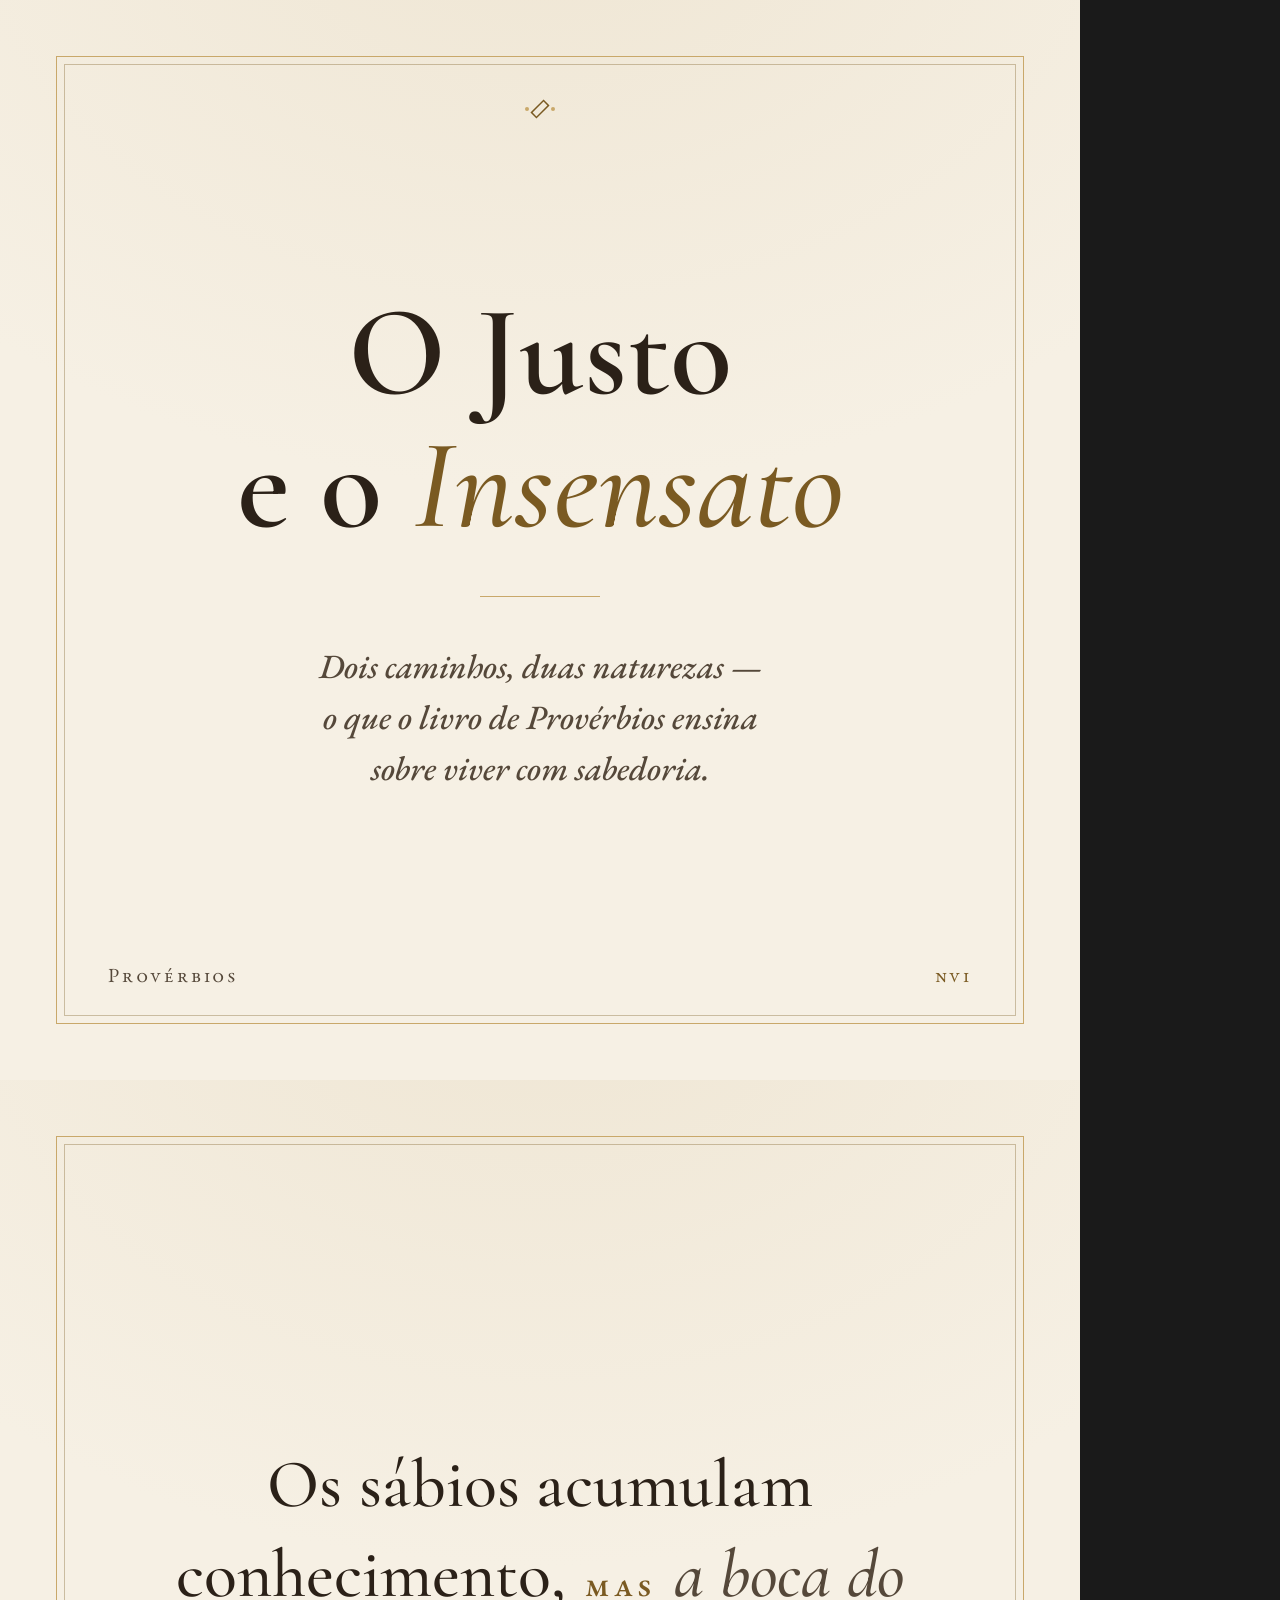
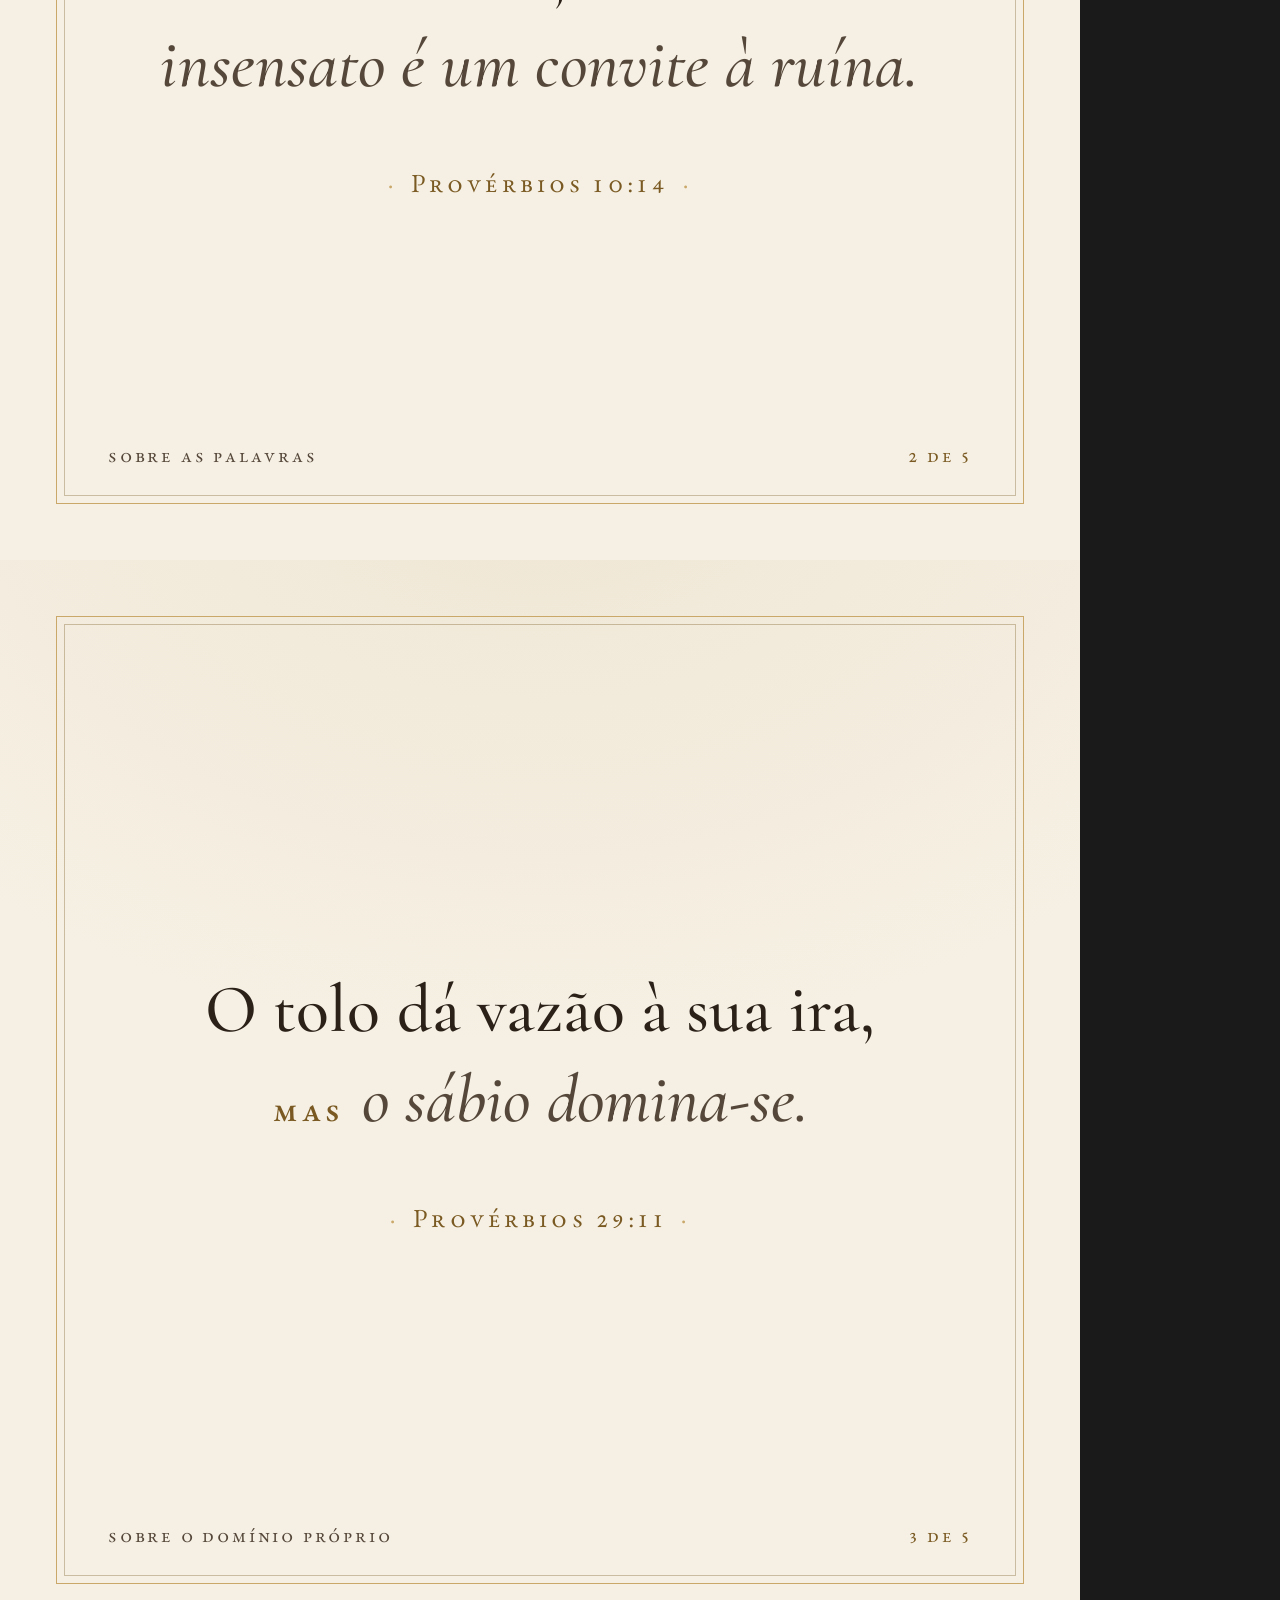
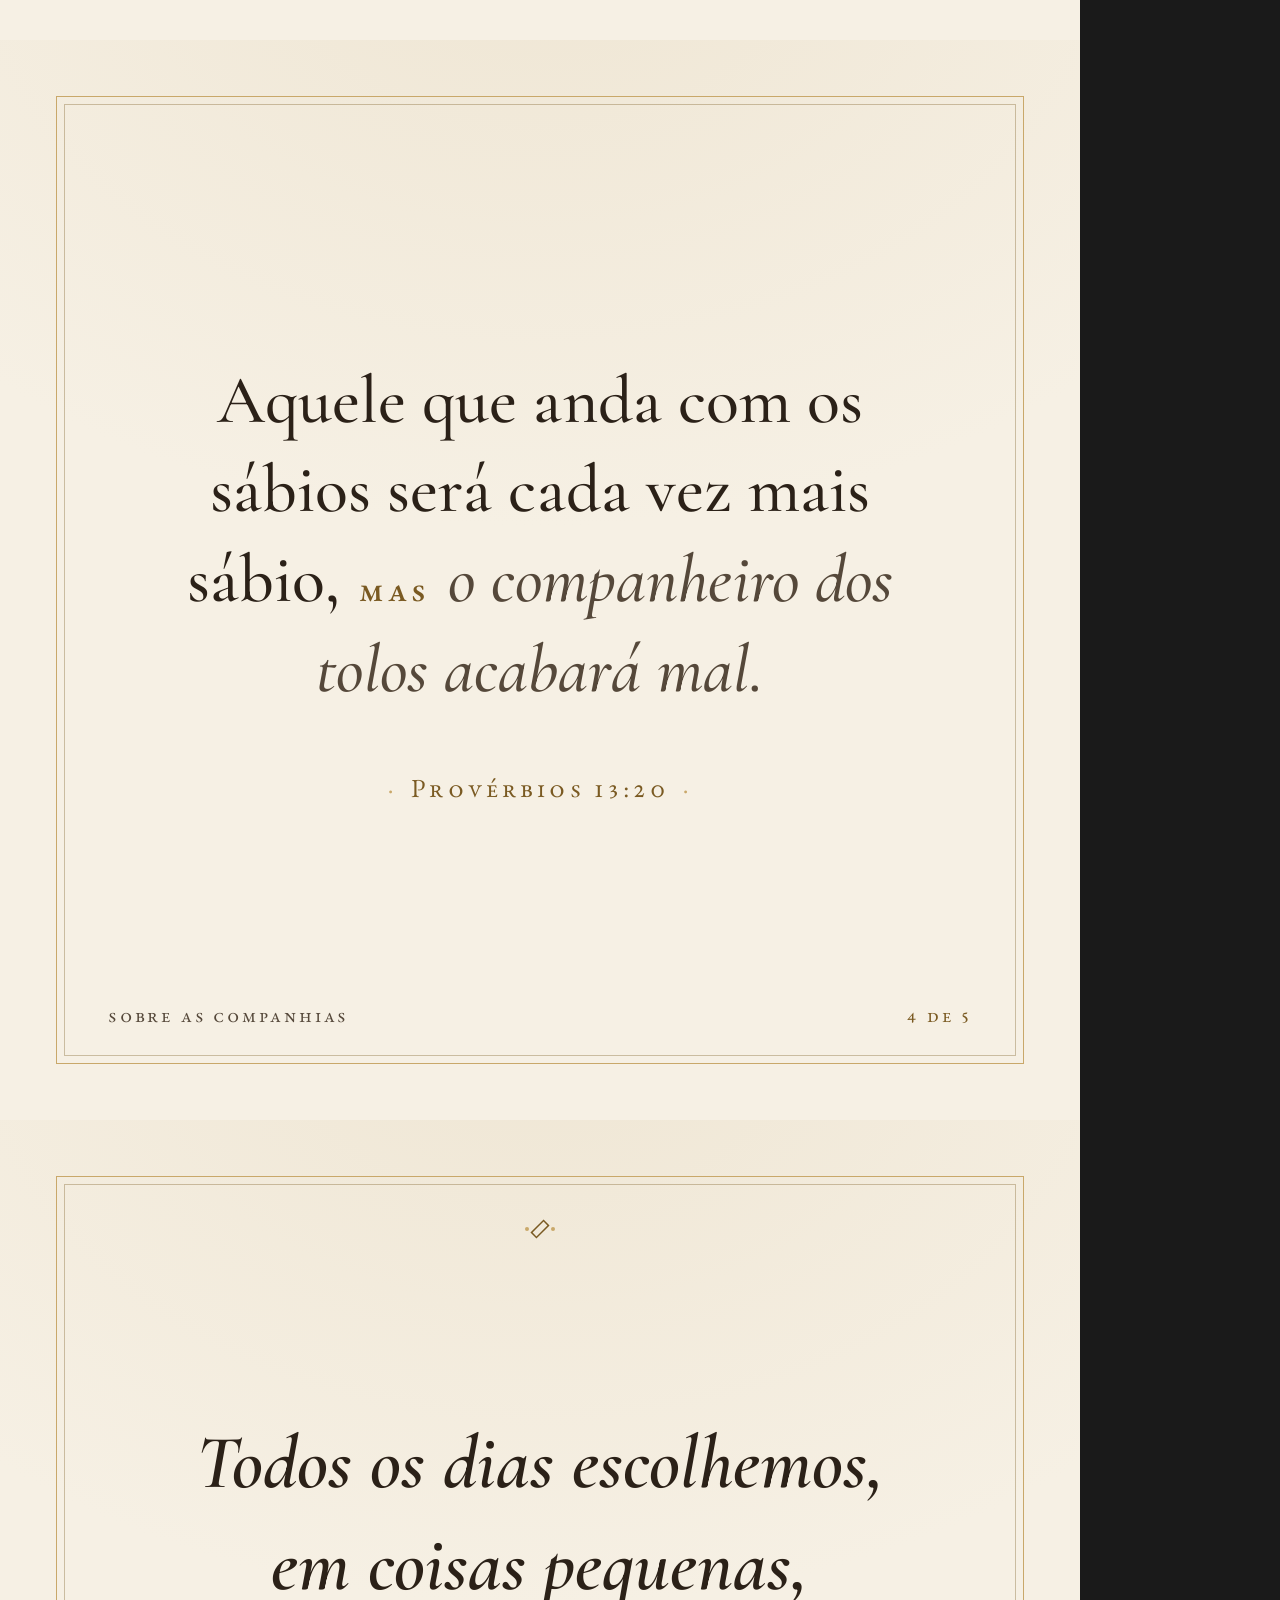
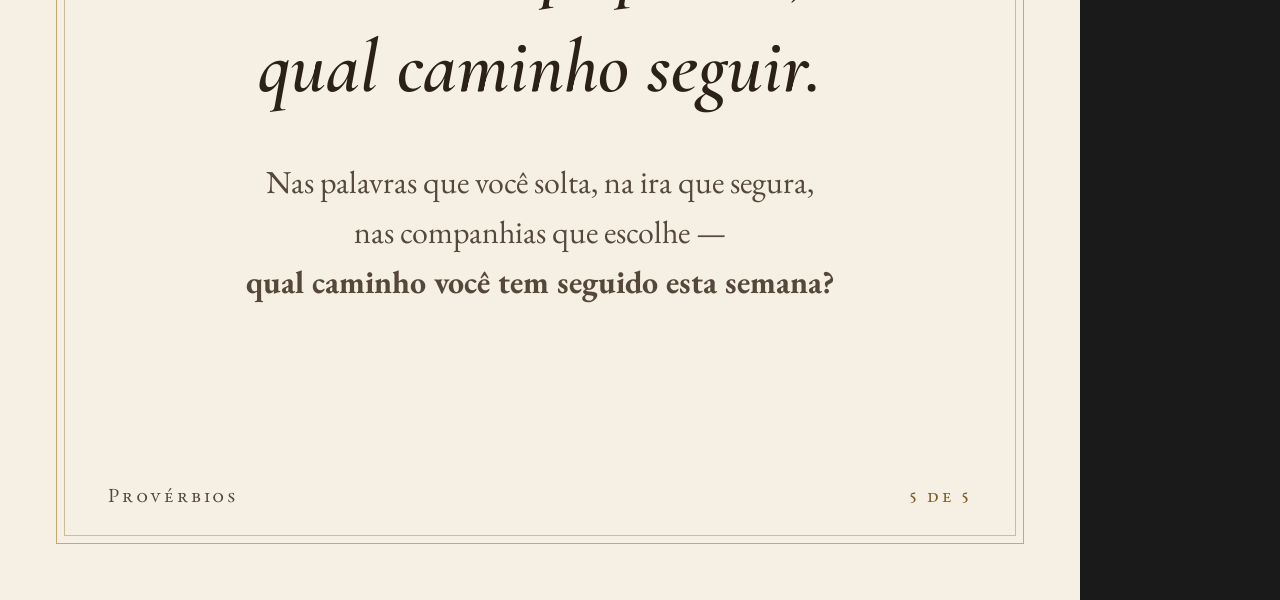
<file: carrossel-proverbios-justo-insensato/index.html>
<!doctype html>
<html lang="pt-BR">
<head>
<meta charset="UTF-8" />
<title>O Justo e o Insensato — Provérbios</title>
<link rel="stylesheet" href="style.css" />
</head>
<body>

<section class="slide" id="slide-1">
  <div class="frame">
    <div class="mark">
      <svg viewBox="0 0 34 34" fill="none">
        <circle cx="4" cy="17" r="2" fill="#c9a86a"/>
        <rect x="13.5" y="8.5" width="7" height="17" transform="rotate(45 17 17)" fill="none" stroke="#7a5a22" stroke-width="1.5"/>
        <circle cx="30" cy="17" r="2" fill="#c9a86a"/>
      </svg>
    </div>
    <h1 class="cover-title">O Justo<br/>e o <em>Insensato</em></h1>
    <div class="cover-rule"></div>
    <p class="cover-sub">Dois caminhos, duas naturezas —<br/>o que o livro de Provérbios ensina<br/>sobre viver com sabedoria.</p>
    <div class="book">Provérbios</div>
    <div class="pos">nvi</div>
  </div>
</section>

<section class="slide" id="slide-2">
  <div class="frame">
    <p class="quote">
      Os sábios acumulam conhecimento,
      <span class="pivot">mas</span>
      <span class="fool">a boca do insensato é um convite à ruína.</span>
    </p>
    <div class="reference">Provérbios 10:14</div>
    <div class="book">sobre as palavras</div>
    <div class="pos">2 de 5</div>
  </div>
</section>

<section class="slide" id="slide-3">
  <div class="frame">
    <p class="quote">
      O tolo dá vazão à sua ira,
      <span class="pivot">mas</span>
      <span class="fool">o sábio domina-se.</span>
    </p>
    <div class="reference">Provérbios 29:11</div>
    <div class="book">sobre o domínio próprio</div>
    <div class="pos">3 de 5</div>
  </div>
</section>

<section class="slide" id="slide-4">
  <div class="frame">
    <p class="quote">
      Aquele que anda com os sábios
      será cada vez mais sábio,
      <span class="pivot">mas</span>
      <span class="fool">o companheiro dos tolos acabará mal.</span>
    </p>
    <div class="reference">Provérbios 13:20</div>
    <div class="book">sobre as companhias</div>
    <div class="pos">4 de 5</div>
  </div>
</section>

<section class="slide" id="slide-5">
  <div class="frame">
    <div class="mark">
      <svg viewBox="0 0 34 34" fill="none">
        <circle cx="4" cy="17" r="2" fill="#c9a86a"/>
        <rect x="13.5" y="8.5" width="7" height="17" transform="rotate(45 17 17)" fill="none" stroke="#7a5a22" stroke-width="1.5"/>
        <circle cx="30" cy="17" r="2" fill="#c9a86a"/>
      </svg>
    </div>
    <p class="closing-eyebrow-free">Todos os dias escolhemos,<br/>em coisas pequenas,<br/>qual caminho seguir.</p>
    <p class="closing-sub">Nas palavras que você solta, na ira que segura,<br/>nas companhias que escolhe —<br/><strong>qual caminho você tem seguido esta semana?</strong></p>
    <div class="book">Provérbios</div>
    <div class="pos">5 de 5</div>
  </div>
</section>

</body>
</html>
</file>
<file: carrossel-proverbios-justo-insensato/style.css>
@import url('https://fonts.googleapis.com/css2?family=Cormorant+Garamond:ital,wght@0,500;0,600;1,500&family=EB+Garamond:ital,wght@0,500;1,500&display=swap');

:root {
  --ink: #2b2118;
  --ink-soft: #55483a;
  --paper: #f6f0e4;
  --paper-edge: #efe6d4;
  --gold: #7a5a22;
  --gold-line: #c9a86a;
}

* {
  margin: 0;
  padding: 0;
  box-sizing: border-box;
}

html, body {
  background: #1a1a1a;
}

.slide {
  width: 1080px;
  height: 1080px;
  position: relative;
  overflow: hidden;
  background:
    radial-gradient(140% 100% at 50% -10%, var(--paper-edge) 0%, var(--paper) 55%);
  color: var(--ink);
  font-family: 'EB Garamond', serif;
  display: flex;
  align-items: center;
  justify-content: center;
}

.slide::before {
  content: "";
  position: absolute;
  inset: 56px;
  border: 1.5px solid var(--gold-line);
  pointer-events: none;
}

.slide::after {
  content: "";
  position: absolute;
  inset: 64px;
  border: 0.75px solid rgba(122, 90, 34, 0.35);
  pointer-events: none;
}

.frame {
  position: relative;
  width: 100%;
  height: 100%;
  padding: 128px 118px;
  display: flex;
  flex-direction: column;
  align-items: center;
  justify-content: center;
  text-align: center;
}

.mark {
  position: absolute;
  top: 92px;
  left: 50%;
  transform: translateX(-50%);
  width: 34px;
  height: 34px;
}
.mark svg { width: 100%; height: 100%; }

.pos {
  position: absolute;
  bottom: 92px;
  right: 108px;
  font-family: 'EB Garamond', serif;
  font-variant: small-caps;
  letter-spacing: 0.14em;
  font-size: 20px;
  color: var(--gold);
}

.book {
  position: absolute;
  bottom: 92px;
  left: 108px;
  font-family: 'EB Garamond', serif;
  font-variant: small-caps;
  letter-spacing: 0.14em;
  font-size: 20px;
  color: var(--ink-soft);
}

/* Cover slide */
.cover-title {
  font-family: 'Cormorant Garamond', serif;
  font-weight: 600;
  font-size: 128px;
  line-height: 1.04;
  letter-spacing: 0.002em;
  color: var(--ink);
  max-width: 820px;
}

.cover-title em {
  font-style: italic;
  font-weight: 500;
  color: var(--gold);
}

.cover-rule {
  width: 120px;
  height: 1.5px;
  background: var(--gold-line);
  margin: 44px 0;
}

.cover-sub {
  font-family: 'EB Garamond', serif;
  font-style: italic;
  font-weight: 500;
  font-size: 34px;
  line-height: 1.5;
  color: var(--ink-soft);
  max-width: 620px;
}

/* Quote slides */
.quote {
  font-family: 'Cormorant Garamond', serif;
  font-weight: 500;
  font-size: 68px;
  line-height: 1.32;
  letter-spacing: 0.001em;
  max-width: 760px;
  color: var(--ink);
}

.quote .fool {
  font-style: italic;
  color: var(--ink-soft);
}

.quote .pivot {
  font-family: 'EB Garamond', serif;
  font-variant: small-caps;
  font-style: normal;
  font-size: 0.5em;
  letter-spacing: 0.12em;
  color: var(--gold);
  padding: 0 0.06em;
}

.reference {
  margin-top: 56px;
  font-family: 'EB Garamond', serif;
  font-variant: small-caps;
  letter-spacing: 0.16em;
  font-size: 26px;
  color: var(--gold);
}

.reference::before,
.reference::after {
  content: "·";
  margin: 0 14px;
  color: var(--gold-line);
}

/* Closing slide */
.closing-eyebrow-free {
  font-family: 'Cormorant Garamond', serif;
  font-weight: 600;
  font-style: italic;
  font-size: 76px;
  line-height: 1.34;
  max-width: 760px;
  color: var(--ink);
}

.closing-sub {
  margin-top: 40px;
  font-family: 'EB Garamond', serif;
  font-size: 32px;
  line-height: 1.55;
  color: var(--ink-soft);
  max-width: 640px;
}
</file>
